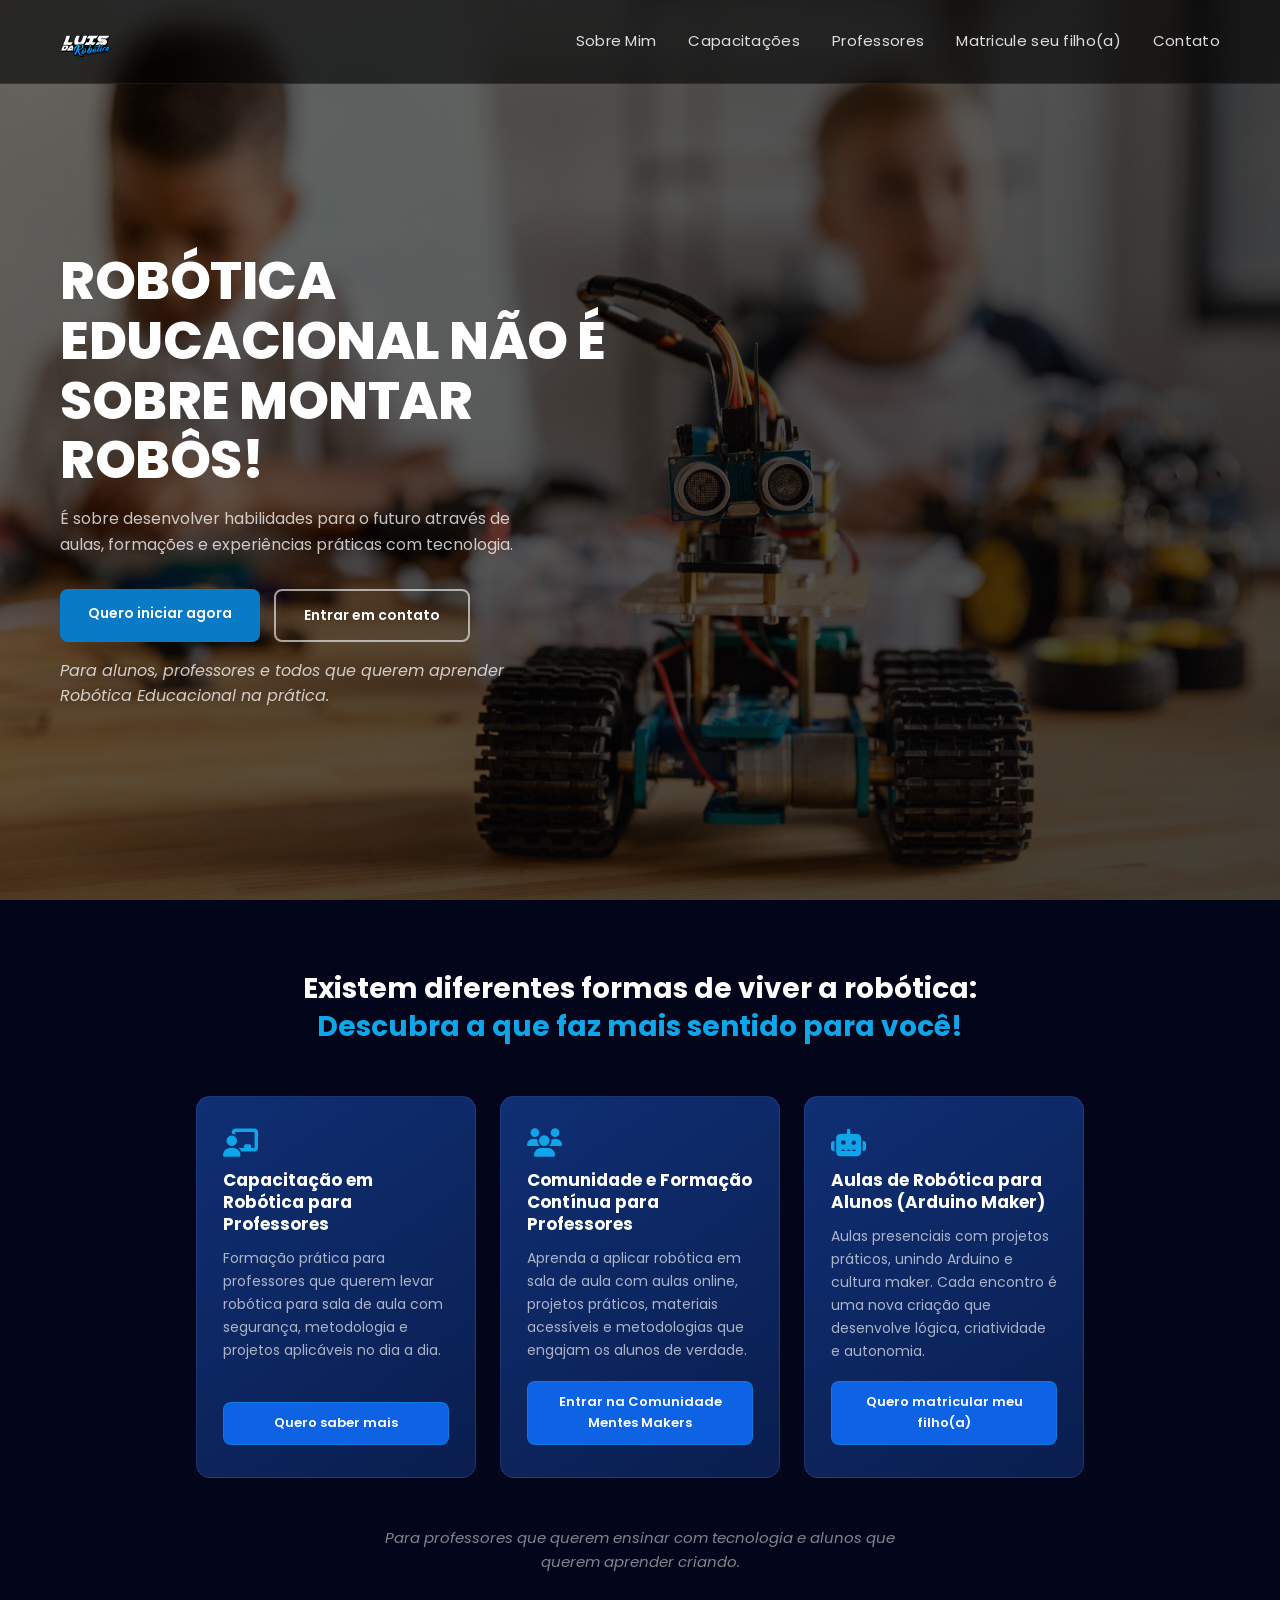
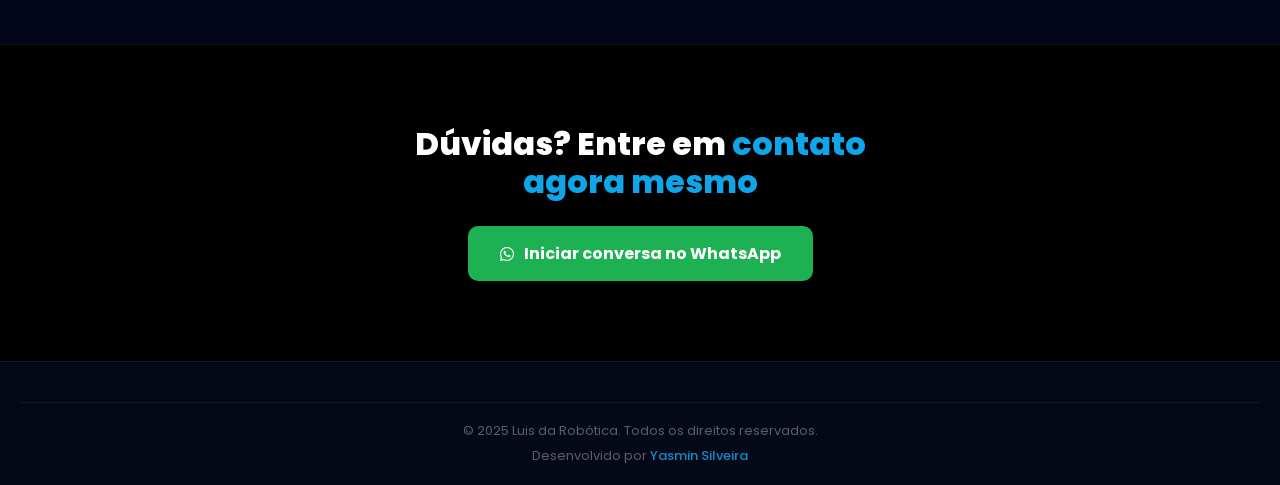
<file: index.html>
<!DOCTYPE html>
<html lang="pt-BR">
<head>
  <meta charset="UTF-8">
  <meta name="viewport" content="width=device-width, initial-scale=1.0">
  <title>Luis da Robótica</title>
   <link rel="icon" type="image/png" href="logotipo.png">
  <link rel="stylesheet" href="style.css">
  <link href="https://fonts.googleapis.com/css2?family=Poppins:wght@300;400;600;800&display=swap" rel="stylesheet">
  <link rel="stylesheet" href="https://cdnjs.cloudflare.com/ajax/libs/font-awesome/6.5.0/css/all.min.css">
  <style>

    /* =====================
       SUBTÍTULO HERO
    ===================== */
    .hero-sub {
      margin-top: 20px;
      color: rgba(255,255,255,0.55);
      font-size: 15px;
      max-width: 460px;
      line-height: 1.6;
      font-style: italic;
    }

    /* =====================
       TÍTULO SEÇÃO BLOCOS
    ===================== */
    .blocos-titulo {
      text-align: center;
      padding: 70px 60px 10px;
      background: #03051a;
    }

    .blocos-titulo h2 {
      font-size: 28px;
      font-weight: 700;
      line-height: 1.35;
      max-width: 700px;
      margin: 0 auto;
      color: white;
    }

    .blocos-titulo h2 span {
      color: #0EA5E9;
    }

    /* =====================
       CARDS / BLOCOS
    ===================== */
    .sobre-cards {
      display: flex;
      gap: 24px;
      padding: 40px 60px 20px;
      justify-content: center;
      flex-wrap: wrap;
      background: #03051a;
    }

    .card {
      background: linear-gradient(145deg, #0f2f74, #0a1e4e);
      padding: 32px 26px;
      border-radius: 14px;
      width: 280px;
      border: 1px solid rgba(125, 158, 250, 0.15);
      transition: transform 0.3s, border-color 0.3s, box-shadow 0.3s;
      display: flex;
      flex-direction: column;
      gap: 12px;
    }

    .card:hover {
      transform: translateY(-6px);
      border-color: rgba(14,165,233,0.5);
      box-shadow: 0 16px 40px rgba(14,165,233,0.15);
    }

    .card .card-icon {
      font-size: 28px;
      color: #0EA5E9;
    }

    .card h3 {
      font-size: 17px;
      font-weight: 700;
      line-height: 1.3;
      color: white;
    }

    .card p {
      color: rgba(255,255,255,0.65);
      font-size: 14px;
      line-height: 1.65;
      flex: 1;
    }

    .card-btn {
      display: inline-block;
      margin-top: 6px;
      padding: 10px 18px;
      background:  #0d63e4;
      border: 1px solid rgba(14,165,233,0.35);
      color: #ffffff;
      border-radius: 8px;
      font-size: 13px;
      font-weight: 600;
      text-decoration: none;
      transition: background 0.25s, color 0.25s, transform 0.2s;
      text-align: center;
    }

    .card-btn:hover {
      background: #0EA5E9;
      color:  #ffffff;
      transform: translateY(-1px);
    }

    /* =====================
       FRASE ABAIXO DOS BLOCOS
    ===================== */
    .blocos-frase {
      background: #03051a;
      text-align: center;
      padding: 28px 60px 70px;
    }

    .blocos-frase p {
      color: rgba(255,255,255,0.5);
      font-size: 15px;
      font-style: italic;
      max-width: 560px;
      margin: 0 auto;
      line-height: 1.6;
    }

    /* =====================
       CTA WHATSAPP FINAL
    ===================== */
    .cta-whatsapp {
      background: #000000;
      padding: 80px 60px;
      display: flex;
      flex-direction: column;
      align-items: center;
      text-align: center;
      gap: 24px;
      border-top: 1px solid rgba(255,255,255,0.06);
    }

    .cta-whatsapp h2 {
      font-size: 32px;
      font-weight: 800;
      line-height: 1.2;
      max-width: 500px;
    }

    .cta-whatsapp h2 span {
      color: #0EA5E9;
    }

    .btn-whatsapp-cta {
      display: inline-flex;
      align-items: center;
      gap: 10px;
      background: #1eb154;
      color: white;
      text-decoration: none;
      padding: 15px 32px;
      border-radius: 10px;
      font-size: 16px;
      font-weight: 700;
      transition: transform 0.25s, box-shadow 0.25s;
    }

    .btn-whatsapp-cta:hover {
      transform: translateY(-3px);
      box-shadow: 0 10px 30px rgba(37,211,102,0.4);
    }

    /* =====================
       FOOTER
    ===================== */
    .footer {
      background: #050816;
      padding: 0 20px;
      border-top: 1px solid rgba(255,255,255,0.06);
    }

    .footer-bottom {
      padding: 18px 20px;
      display: flex;
      flex-direction: column;
      align-items: center;
      gap: 4px;
      text-align: center;
    }

    .footer-bottom p {
      color: rgba(255,255,255,0.35);
      font-size: 13px;
      margin: 0;
    }

    .footer-bottom .dev-credit a {
      color: rgba(14,165,233,0.85);
      text-decoration: none;
      font-weight: 500;
      transition: color 0.25s;
    }

    .footer-bottom .dev-credit a:hover {
      color: #38BDF8;
      text-decoration: underline;
    }

    /* =====================
       RESPONSIVO
    ===================== */
    @media (max-width: 768px) {
      .blocos-titulo {
        padding: 50px 24px 10px;
      }

      .blocos-titulo h2 {
        font-size: 22px;
      }

      .sobre-cards {
        padding: 32px 20px 16px;
        flex-direction: column;
        align-items: center;
      }

      .card {
        width: 100%;
        max-width: 360px;
      }

      .blocos-frase {
        padding: 20px 24px 50px;
      }

      .cta-whatsapp {
        padding: 60px 24px;
      }

      .cta-whatsapp h2 {
        font-size: 24px;
      }
    }
  </style>
</head>
<body>

<!-- HEADER -->
<header>
  <div class="logo">
    <img src="logotipo.png" alt="Logo Luis da Robótica">
  </div>

  <nav id="menu">
    <a href="sobre.html">Sobre Mim</a>
    <a href="capacitacao.html">Capacitações</a>
    <a href="mentes.html">Professores</a>
    <a href="alunos.html">Matricule seu filho(a)</a>
    <a href="contato.html">Contato</a>
  </nav>

  <button class="menu-toggle" onclick="toggleMenu()" aria-label="Abrir menu">☰</button>
</header>

<!-- HERO -->
<section class="hero-main">
  <h1>ROBÓTICA EDUCACIONAL NÃO É SOBRE MONTAR ROBÔS!</h1>

  <p>
    É sobre desenvolver habilidades para o futuro através de aulas,
    formações e experiências práticas com tecnologia.
  </p>

  <div class="buttons">
    <a href="#secao-meio" class="btn">Quero iniciar agora</a>
    <a href="contato.html" class="btn btn-outline">Entrar em contato</a>
  </div>

  <p class="hero-sub">
    Para alunos, professores e todos que querem aprender Robótica Educacional na prática.
  </p>
</section>

<!-- TÍTULO SEÇÃO BLOCOS -->
<div class="blocos-titulo" id="secao-meio">
  <h2>Existem diferentes formas de viver a robótica: <span>Descubra a que faz mais sentido para você!</span></h2>
</div>

<!-- BLOCOS -->
<section class="sobre-cards">

  <!-- Bloco 1: Capacitação -->
  <div class="card">
    <i class="fas fa-chalkboard-teacher card-icon"></i>
    <h3>Capacitação em Robótica para Professores</h3>
    <p>Formação prática para professores que querem levar robótica para sala de aula com segurança, metodologia e projetos aplicáveis no dia a dia.</p>
    <a href="capacitacao.html" class="card-btn">Quero saber mais</a>
  </div>

  <!-- Bloco 2: Comunidade -->
  <div class="card">
    <i class="fas fa-users card-icon"></i>
    <h3>Comunidade e Formação Contínua para Professores</h3>
    <p>Aprenda a aplicar robótica em sala de aula com aulas online, projetos práticos, materiais acessíveis e metodologias que engajam os alunos de verdade.</p>
    <a href="mentes.html" class="card-btn">Entrar na Comunidade Mentes Makers</a>
  </div>

  <!-- Bloco 3: Alunos -->
  <div class="card">
    <i class="fas fa-robot card-icon"></i>
    <h3>Aulas de Robótica para Alunos (Arduino Maker)</h3>
    <p>Aulas presenciais com projetos práticos, unindo Arduino e cultura maker. Cada encontro é uma nova criação que desenvolve lógica, criatividade e autonomia.</p>
    <a href="https://wa.me/5551991377158" class="card-btn">Quero matricular meu filho(a)</a>
  </div>

</section>

<!-- FRASE ABAIXO DOS BLOCOS -->
<div class="blocos-frase">
  <p>Para professores que querem ensinar com tecnologia e alunos que querem aprender criando.</p>
</div>

<!-- CTA WHATSAPP -->
<section class="cta-whatsapp">
  <h2>Dúvidas? Entre em <span>contato agora mesmo</span></h2>
  <a href="https://wa.me/5551991377158" target="_blank" rel="noopener noreferrer" class="btn-whatsapp-cta">
    <i class="fab fa-whatsapp"></i>
    Iniciar conversa no WhatsApp
  </a>
</section>

<!-- FOOTER -->
<footer class="footer">
  <div class="footer-bottom">
    <p>© 2025 Luis da Robótica. Todos os direitos reservados.</p>
    <p class="dev-credit">
      Desenvolvido por <a href="https://www.linkedin.com/in/yasmin-silveira-2394731ba/" target="_blank" rel="noopener noreferrer">Yasmin Silveira</a>
    </p>
  </div>
</footer>

<script src="script.js"></script>
</body>
</html>
</file>
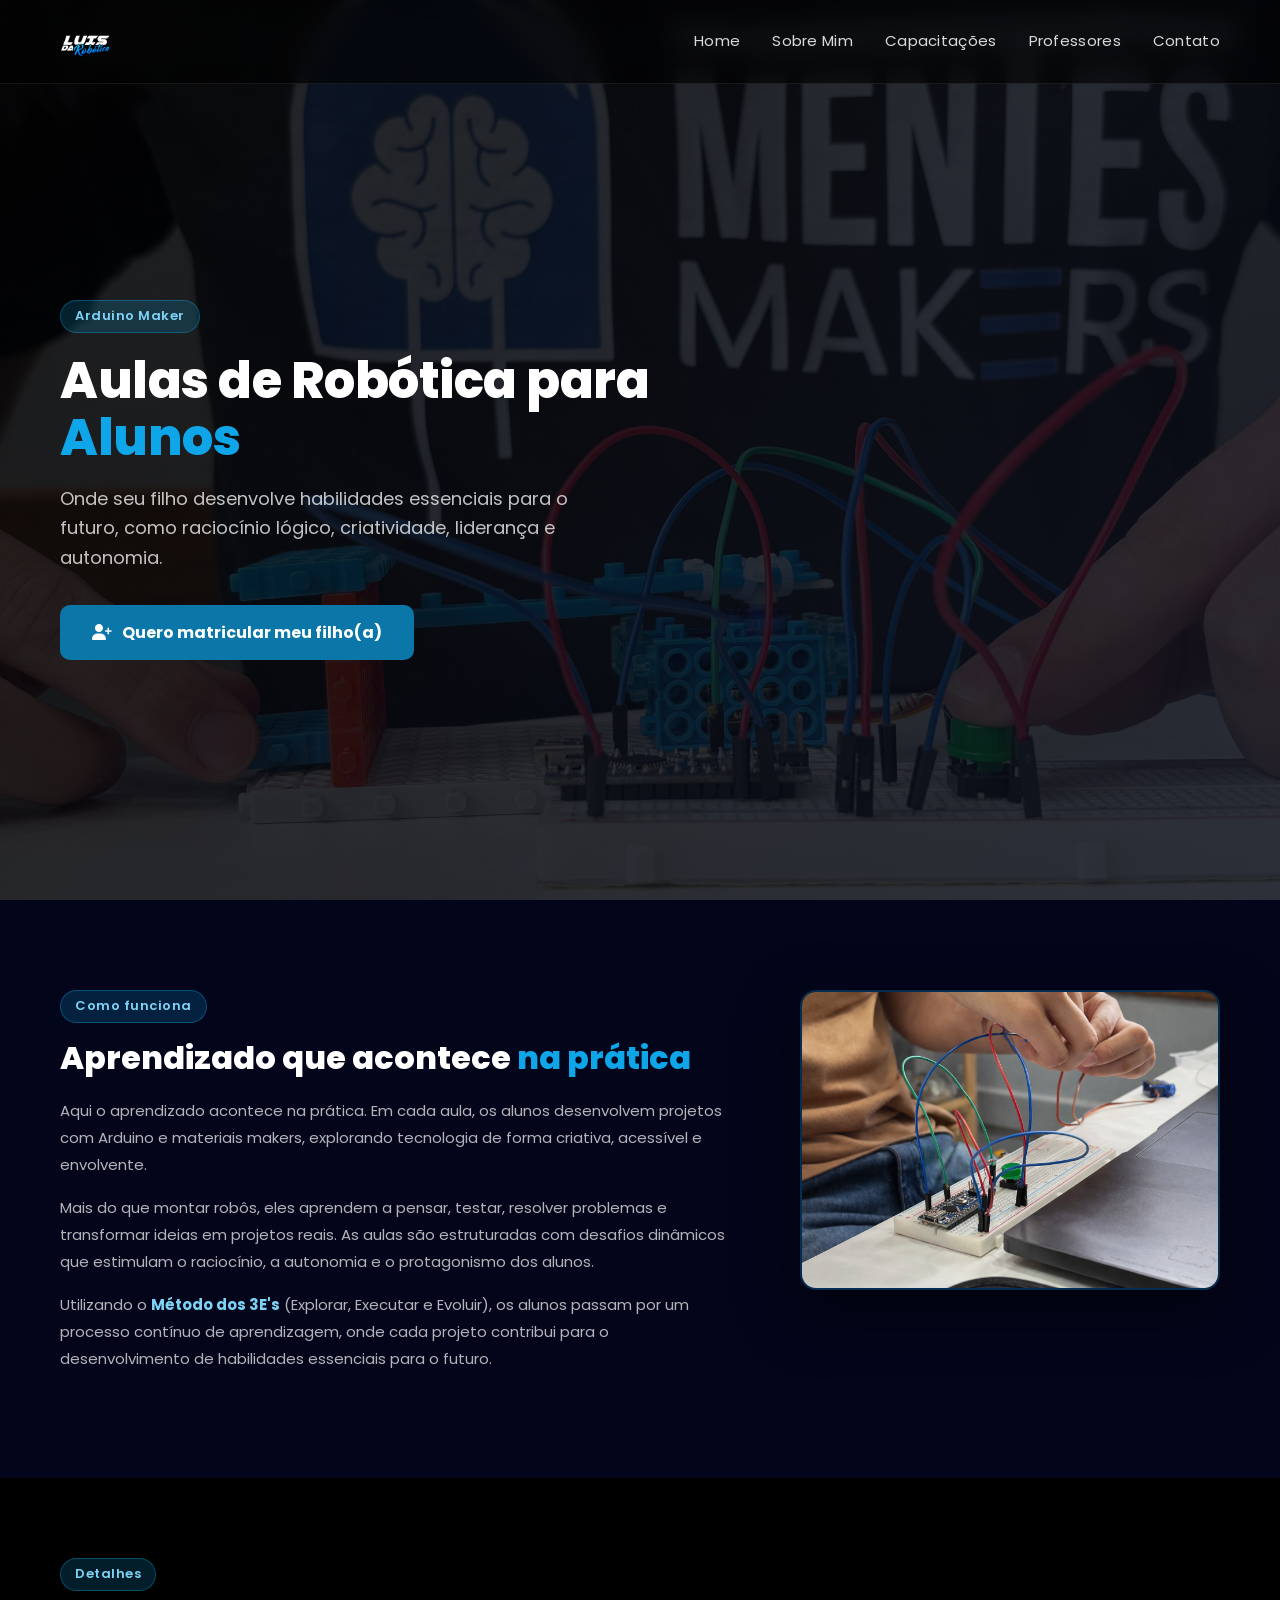
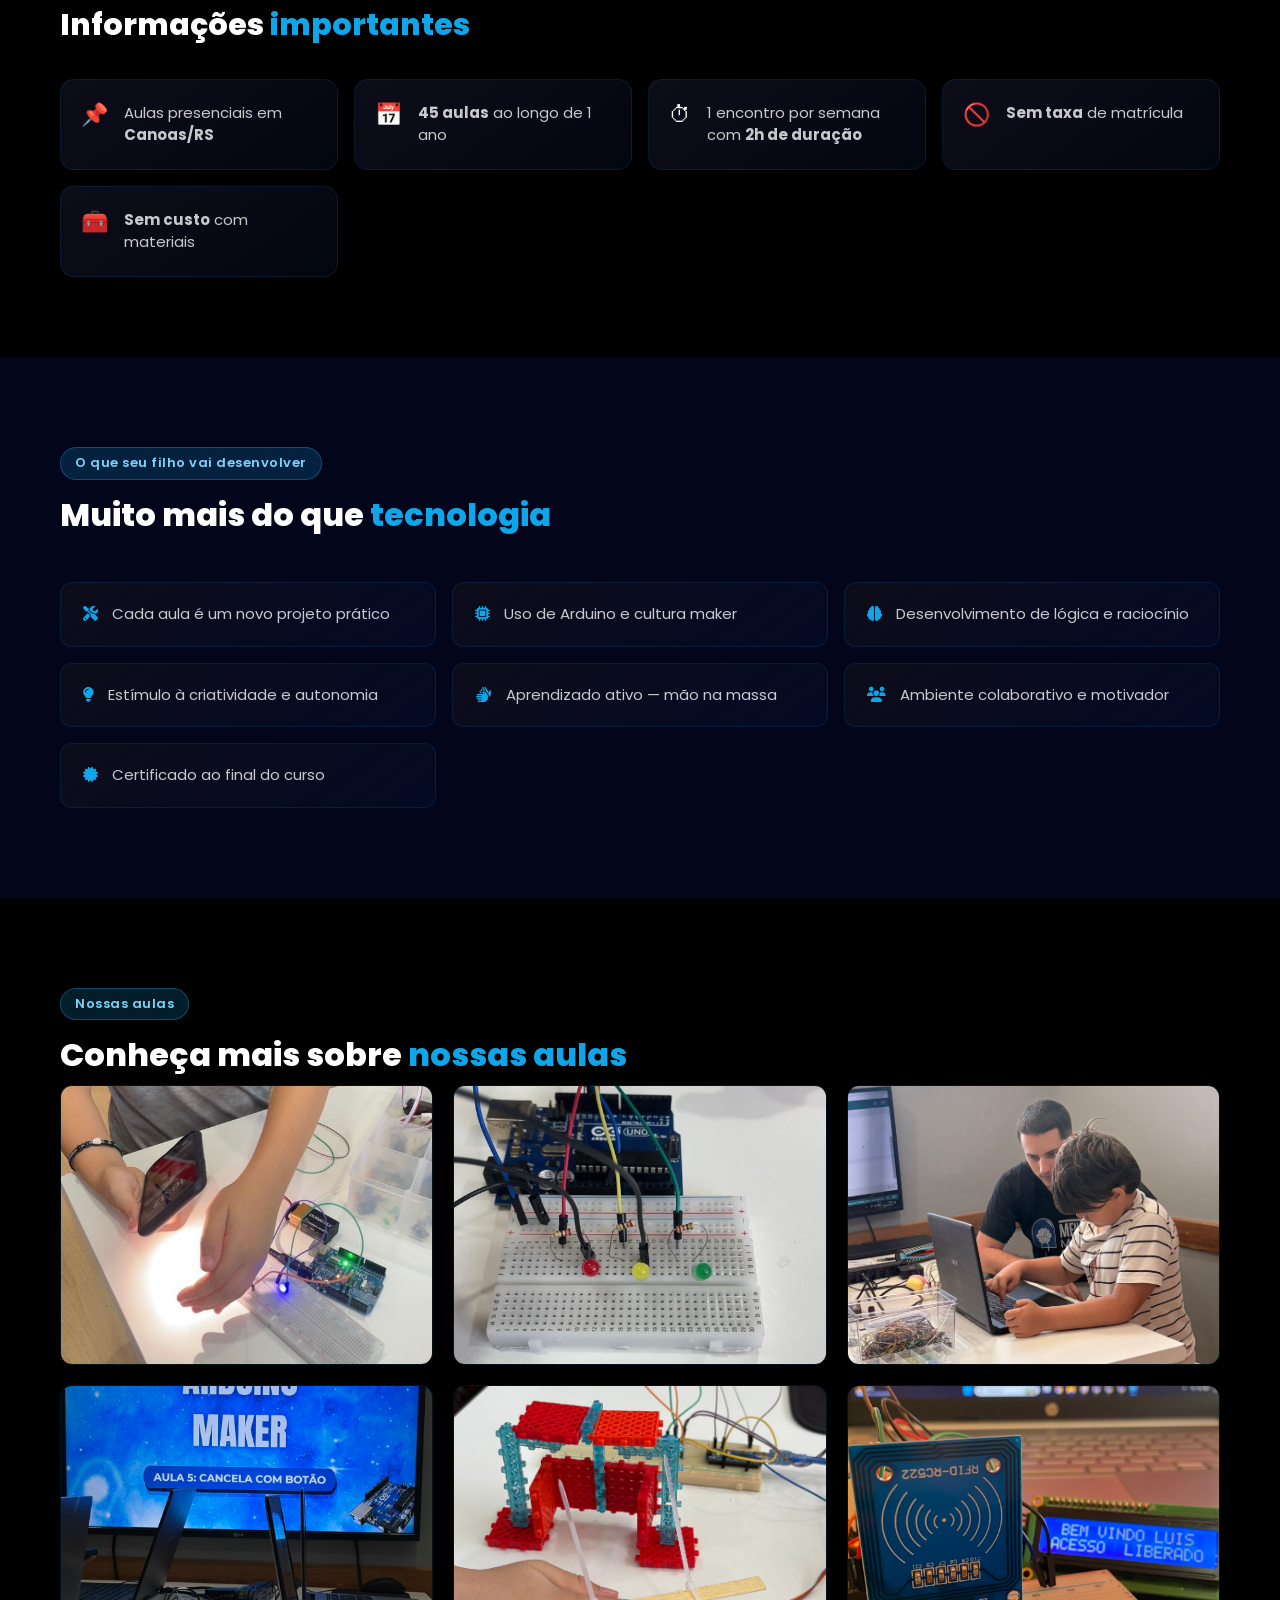
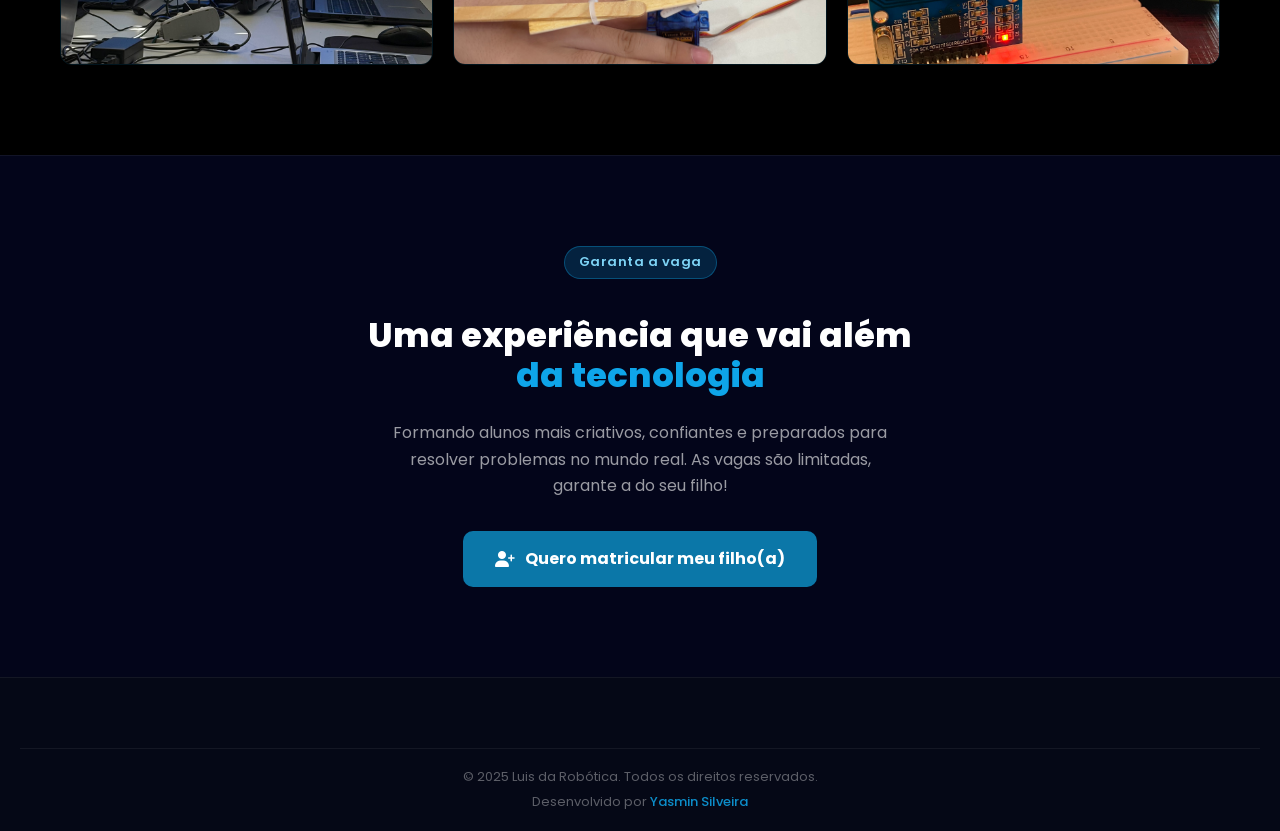
<file: alunos.html>
<!DOCTYPE html>
<html lang="pt-BR">
<head>
  <meta charset="UTF-8">
  <meta name="viewport" content="width=device-width, initial-scale=1.0">
  <title>Aulas de Robótica – Luis da Robótica</title>
  <link rel="icon" type="image/png" href="logotipo.png">
  <link rel="stylesheet" href="style.css">
  <link href="https://fonts.googleapis.com/css2?family=Poppins:wght@300;400;600;800&display=swap" rel="stylesheet">
  <link rel="stylesheet" href="https://cdnjs.cloudflare.com/ajax/libs/font-awesome/6.5.0/css/all.min.css">
  <style>

    .aluno-hero {
      min-height: 100vh;
      display: flex;
      flex-direction: column;
      justify-content: center;
      padding: 140px 60px 80px;
      background:
        linear-gradient(135deg, rgba(0,0,0,0.856) 0%, rgba(10,15,28,0.856) 100%),
        url('fundoprofes.jpeg') center/cover no-repeat;
    }

    .tag {
      display: inline-block;
      background: rgba(14,165,233,0.18);
      border: 1px solid rgba(14,165,233,0.35);
      color: #7DD3F5;
      font-size: 13px;
      font-weight: 600;
      padding: 5px 14px;
      border-radius: 30px;
      margin-bottom: 20px;
      letter-spacing: 0.5px;
      width: fit-content;
    }

    .aluno-hero h1 {
      font-size: 50px;
      font-weight: 800;
      max-width: 680px;
      line-height: 1.15;
      letter-spacing: -0.5px;
      margin-bottom: 16px;
    }

    .aluno-hero h1 span { color: #0EA5E9; }

    .aluno-hero .subtitulo {
      color: rgba(255,255,255,0.75);
      font-size: 18px;
      max-width: 540px;
      line-height: 1.65;
      margin-bottom: 32px;
    }

    .btn-matricula {
      display: inline-flex;
      align-items: center;
      gap: 10px;
      background: #0b77a8;
      color: white;
      text-decoration: none;
      padding: 15px 32px;
      border-radius: 10px;
      font-size: 16px;
      font-weight: 700;
      transition: background 0.25s, transform 0.25s, box-shadow 0.25s;
      width: fit-content;
    }

    .btn-matricula:hover {
      background: #38BDF8;
      transform: translateY(-3px);
      box-shadow: 0 10px 30px rgba(14,165,233,0.35);
    }

    .sobre-aulas {
      background: #03051a;
      padding: 90px 60px;
      display: flex;
      gap: 70px;
      align-items: flex-start;
    }

    .sobre-aulas-texto { flex: 1; }

    .section-label {
      display: inline-block;
      background: rgba(14,165,233,0.18);
      border: 1px solid rgba(14,165,233,0.35);
      color: #7DD3F5;
      font-size: 13px;
      font-weight: 600;
      padding: 5px 14px;
      border-radius: 30px;
      margin-bottom: 16px;
      letter-spacing: 0.5px;
    }

    .sobre-aulas-texto h2 {
      font-size: 32px;
      font-weight: 800;
      line-height: 1.2;
      margin-bottom: 20px;
    }

    .sobre-aulas-texto h2 span { color: #0EA5E9; }

    .sobre-aulas-texto p {
      color: rgba(255,255,255,0.7);
      font-size: 15px;
      line-height: 1.8;
      margin-bottom: 16px;
    }

    /* FOTO LATERAL — classe dedicada, sem conflito */
    .foto-lateral {
      flex-shrink: 0;
      width: 420px;
      height: 300px;
      object-fit: cover;
      border-radius: 16px;
      border: 2px solid rgba(14,165,233,0.25);
      box-shadow: 0 20px 60px rgba(0,0,0,0.5);
    }

    .info-section {
      background: #000000;
      padding: 80px 60px;
    }

    .info-section h2 {
      font-size: 30px;
      font-weight: 800;
      margin-bottom: 36px;
      line-height: 1.2;
    }

    .info-section h2 span { color: #0EA5E9; }

    .info-grid {
      display: grid;
      grid-template-columns: repeat(auto-fill, minmax(240px, 1fr));
      gap: 16px;
    }

    .info-item {
      display: flex;
      align-items: flex-start;
      gap: 16px;
      background: linear-gradient(145deg, #0d0d1a, rgba(10,30,78,0.2));
      border: 1px solid rgba(14,165,233,0.12);
      border-radius: 14px;
      padding: 22px 20px;
      transition: border-color 0.3s, box-shadow 0.3s;
    }

    .info-item:hover {
      border-color: rgba(14,165,233,0.35);
      box-shadow: 0 6px 24px rgba(14,165,233,0.08);
    }

    .info-item .info-emoji {
      font-size: 22px;
      flex-shrink: 0;
      line-height: 1;
      margin-top: 2px;
    }

    .info-item p {
      color: rgba(255,255,255,0.78);
      font-size: 15px;
      line-height: 1.5;
      margin: 0;
    }

    .beneficios-section {
      background: #03051a;
      padding: 90px 60px;
    }

    .beneficios-section h2 {
      font-size: 32px;
      font-weight: 800;
      margin-bottom: 48px;
      line-height: 1.2;
    }

    .beneficios-section h2 span { color: #0EA5E9; }

    .beneficios-grid {
      display: grid;
      grid-template-columns: repeat(auto-fill, minmax(280px, 1fr));
      gap: 16px;
    }

    .beneficio-item {
      display: flex;
      align-items: flex-start;
      gap: 14px;
      background: linear-gradient(145deg, #0d0d1a, rgba(10,30,78,0.2));
      border: 1px solid rgba(14,165,233,0.12);
      border-radius: 12px;
      padding: 20px 22px;
      transition: border-color 0.3s, box-shadow 0.3s;
    }

    .beneficio-item:hover {
      border-color: rgba(14,165,233,0.35);
      box-shadow: 0 6px 24px rgba(14,165,233,0.08);
    }

    .beneficio-item i {
      color: #0EA5E9;
      font-size: 15px;
      margin-top: 3px;
      flex-shrink: 0;
    }

    .beneficio-item p {
      color: rgba(255,255,255,0.78);
      font-size: 15px;
      line-height: 1.5;
      margin: 0;
    }

    .galeria-section {
      background: #000000;
      padding: 90px 60px;
    }

    .galeria-section h2 {
      font-size: 32px;
      font-weight: 800;
      margin-bottom: 10px;
      line-height: 1.2;
    }

    .galeria-section h2 span { color: #0EA5E9; }

    .galeria-grid {
      display: grid;
      grid-template-columns: repeat(3, 1fr);
      gap: 20px;
    }

    .galeria-item {
      border-radius: 12px;
      overflow: hidden;
      border: 1px solid rgba(14,165,233,0.12);
      transition: border-color 0.3s, transform 0.3s;
      aspect-ratio: 4/3;
    }

    .galeria-item:hover {
      border-color: rgba(14,165,233,0.4);
      transform: scale(1.02);
    }

    .galeria-item img {
      width: 100%;
      height: 100%;
      object-fit: cover;
      display: block;
    }

    .cta-final {
      background: #03051a;
      padding: 90px 60px;
      display: flex;
      flex-direction: column;
      align-items: center;
      text-align: center;
      gap: 16px;
      border-top: 1px solid rgba(255,255,255,0.06);
    }

    .cta-final h2 {
      font-size: 34px;
      font-weight: 800;
      max-width: 580px;
      line-height: 1.2;
      margin-bottom: 8px;
    }

    .cta-final h2 span { color: #0EA5E9; }

    .cta-final p {
      color: rgba(255,255,255,0.6);
      font-size: 16px;
      max-width: 500px;
      line-height: 1.65;
      margin-bottom: 16px;
    }

    .footer {
      background: #050816;
      padding: 30px 20px 0;
      border-top: 1px solid rgba(255,255,255,0.06);
    }

    .footer-bottom {
      padding: 18px 20px;
      display: flex;
      flex-direction: column;
      align-items: center;
      gap: 4px;
      text-align: center;
    }

    .footer-bottom p { color: rgba(255,255,255,0.35); font-size: 13px; margin: 0; }

    .footer-bottom .dev-credit a {
      color: rgba(14,165,233,0.85);
      text-decoration: none;
      font-weight: 500;
      transition: color 0.25s;
    }

    .footer-bottom .dev-credit a:hover { color: #38BDF8; text-decoration: underline; }

    @media (max-width: 900px) {
      .sobre-aulas { flex-direction: column; padding: 60px 24px; gap: 40px; }
      .foto-lateral { width: 100%; height: 260px; }
      .galeria-grid { grid-template-columns: repeat(2, 1fr); }
    }

    @media (max-width: 768px) {
      .aluno-hero { padding: 110px 24px 60px; }
      .aluno-hero h1 { font-size: 30px; }
      .aluno-hero .subtitulo { font-size: 15px; }
      .info-section { padding: 60px 24px; }
      .beneficios-section { padding: 60px 24px; }
      .galeria-section { padding: 60px 24px; }
      .galeria-grid { grid-template-columns: 1fr; }
      .cta-final { padding: 60px 24px; }
      .cta-final h2 { font-size: 26px; }
      .foto-lateral { width: 100%; height: 220px; }
    }
  </style>
</head>
<body>

<header>
  <div class="logo">
    <img src="logotipo.png" alt="Logo Luis da Robótica">
  </div>
  <nav id="menu">
    <a href="index.html">Home</a>
    <a href="sobre.html">Sobre Mim</a>
    <a href="capacitacao.html">Capacitações</a>
    <a href="mentes.html">Professores</a>
    <a href="contato.html">Contato</a>
  </nav>
  <button class="menu-toggle" onclick="toggleMenu()" aria-label="Abrir menu">☰</button>
</header>

<section class="aluno-hero">
  <span class="tag">Arduino Maker</span>
  <h1>Aulas de Robótica para <span>Alunos</span></h1>
  <p class="subtitulo">
   Onde seu filho desenvolve habilidades essenciais para o futuro, como raciocínio lógico, criatividade, liderança e autonomia.
  </p>
  <a href="contato.html" class="btn-matricula">
    <i class="fas fa-user-plus"></i>
    Quero matricular meu filho(a)
  </a>
</section>

<section class="sobre-aulas">
  <div class="sobre-aulas-texto">
    <span class="section-label">Como funciona</span>
    <h2>Aprendizado que acontece <span>na prática</span></h2>
    <p>Aqui o aprendizado acontece na prática. Em cada aula, os alunos desenvolvem projetos com Arduino e materiais makers, explorando tecnologia de forma criativa, acessível e envolvente.</p>
    <p>Mais do que montar robôs, eles aprendem a pensar, testar, resolver problemas e transformar ideias em projetos reais. As aulas são estruturadas com desafios dinâmicos que estimulam o raciocínio, a autonomia e o protagonismo dos alunos.</p>
    <p>Utilizando o <strong style="color: #7DD3F5;">Método dos 3E's</strong> (Explorar, Executar e Evoluir), os alunos passam por um processo contínuo de aprendizagem, onde cada projeto contribui para o desenvolvimento de habilidades essenciais para o futuro.</p>
  </div>
  <img src="aluno2.PNG" alt="Alunos em aula de robótica" class="foto-lateral">
</section>

<section class="info-section">
  <span class="section-label">Detalhes</span>
  <h2>Informações <span>importantes</span></h2>
  <div class="info-grid">
    <div class="info-item"><span class="info-emoji">📌</span><p>Aulas presenciais em <strong>Canoas/RS</strong></p></div>
    <div class="info-item"><span class="info-emoji">📅</span><p><strong>45 aulas</strong> ao longo de 1 ano</p></div>
    <div class="info-item"><span class="info-emoji">⏱</span><p>1 encontro por semana com <strong>2h de duração</strong></p></div>
    <div class="info-item"><span class="info-emoji">🚫</span><p><strong>Sem taxa</strong> de matrícula</p></div>
    <div class="info-item"><span class="info-emoji">🧰</span><p><strong>Sem custo</strong> com materiais</p></div>
  </div>
</section>

<section class="beneficios-section">
  <span class="section-label">O que seu filho vai desenvolver</span>
  <h2>Muito mais do que <span>tecnologia</span></h2>
  <div class="beneficios-grid">
    <div class="beneficio-item"><i class="fas fa-tools"></i><p>Cada aula é um novo projeto prático</p></div>
    <div class="beneficio-item"><i class="fas fa-microchip"></i><p>Uso de Arduino e cultura maker</p></div>
    <div class="beneficio-item"><i class="fas fa-brain"></i><p>Desenvolvimento de lógica e raciocínio</p></div>
    <div class="beneficio-item"><i class="fas fa-lightbulb"></i><p>Estímulo à criatividade e autonomia</p></div>
    <div class="beneficio-item"><i class="fas fa-hands"></i><p>Aprendizado ativo — mão na massa</p></div>
    <div class="beneficio-item"><i class="fas fa-users"></i><p>Ambiente colaborativo e motivador</p></div>
    <div class="beneficio-item"><i class="fas fa-certificate"></i><p>Certificado ao final do curso</p></div>
  </div>
</section>

<section class="galeria-section">
  <span class="section-label">Nossas aulas</span>
  <h2>Conheça mais sobre <span>nossas aulas</span></h2>
  <div class="galeria-grid">
    <div class="galeria-item"><img src="A7.jpg" alt="Aula de robótica"></div>
    <div class="galeria-item"><img src="A2.JPG" alt="Aula de robótica"></div>
    <div class="galeria-item"><img src="A8.jpeg" alt="Aula de robótica"></div>
    <div class="galeria-item"><img src="A4.jpeg" alt="Aula de robótica"></div>
    <div class="galeria-item"><img src="A5.jpeg" alt="Aula de robótica"></div>
    <div class="galeria-item"><img src="A6.jpeg" alt="Aula de robótica"></div>
  </div>
</section>

<section class="cta-final">
  <span class="tag">Garanta a vaga</span>
  <h2>Uma experiência que vai além <span>da tecnologia</span></h2>
  <p>Formando alunos mais criativos, confiantes e preparados para resolver problemas no mundo real. As vagas são limitadas, garante a do seu filho!</p>
  <a href="contato.html" class="btn-matricula">
    <i class="fas fa-user-plus"></i>
    Quero matricular meu filho(a)
  </a>
</section>

<footer class="footer">
  <div class="footer-bottom">
    <p>© 2025 Luis da Robótica. Todos os direitos reservados.</p>
    <p class="dev-credit">
      Desenvolvido por <a href="https://www.linkedin.com/in/yasmin-silveira-2394731ba/" target="_blank" rel="noopener noreferrer">Yasmin Silveira</a>
    </p>
  </div>
</footer>

<script src="script.js"></script>
</body>
</html>
</file>
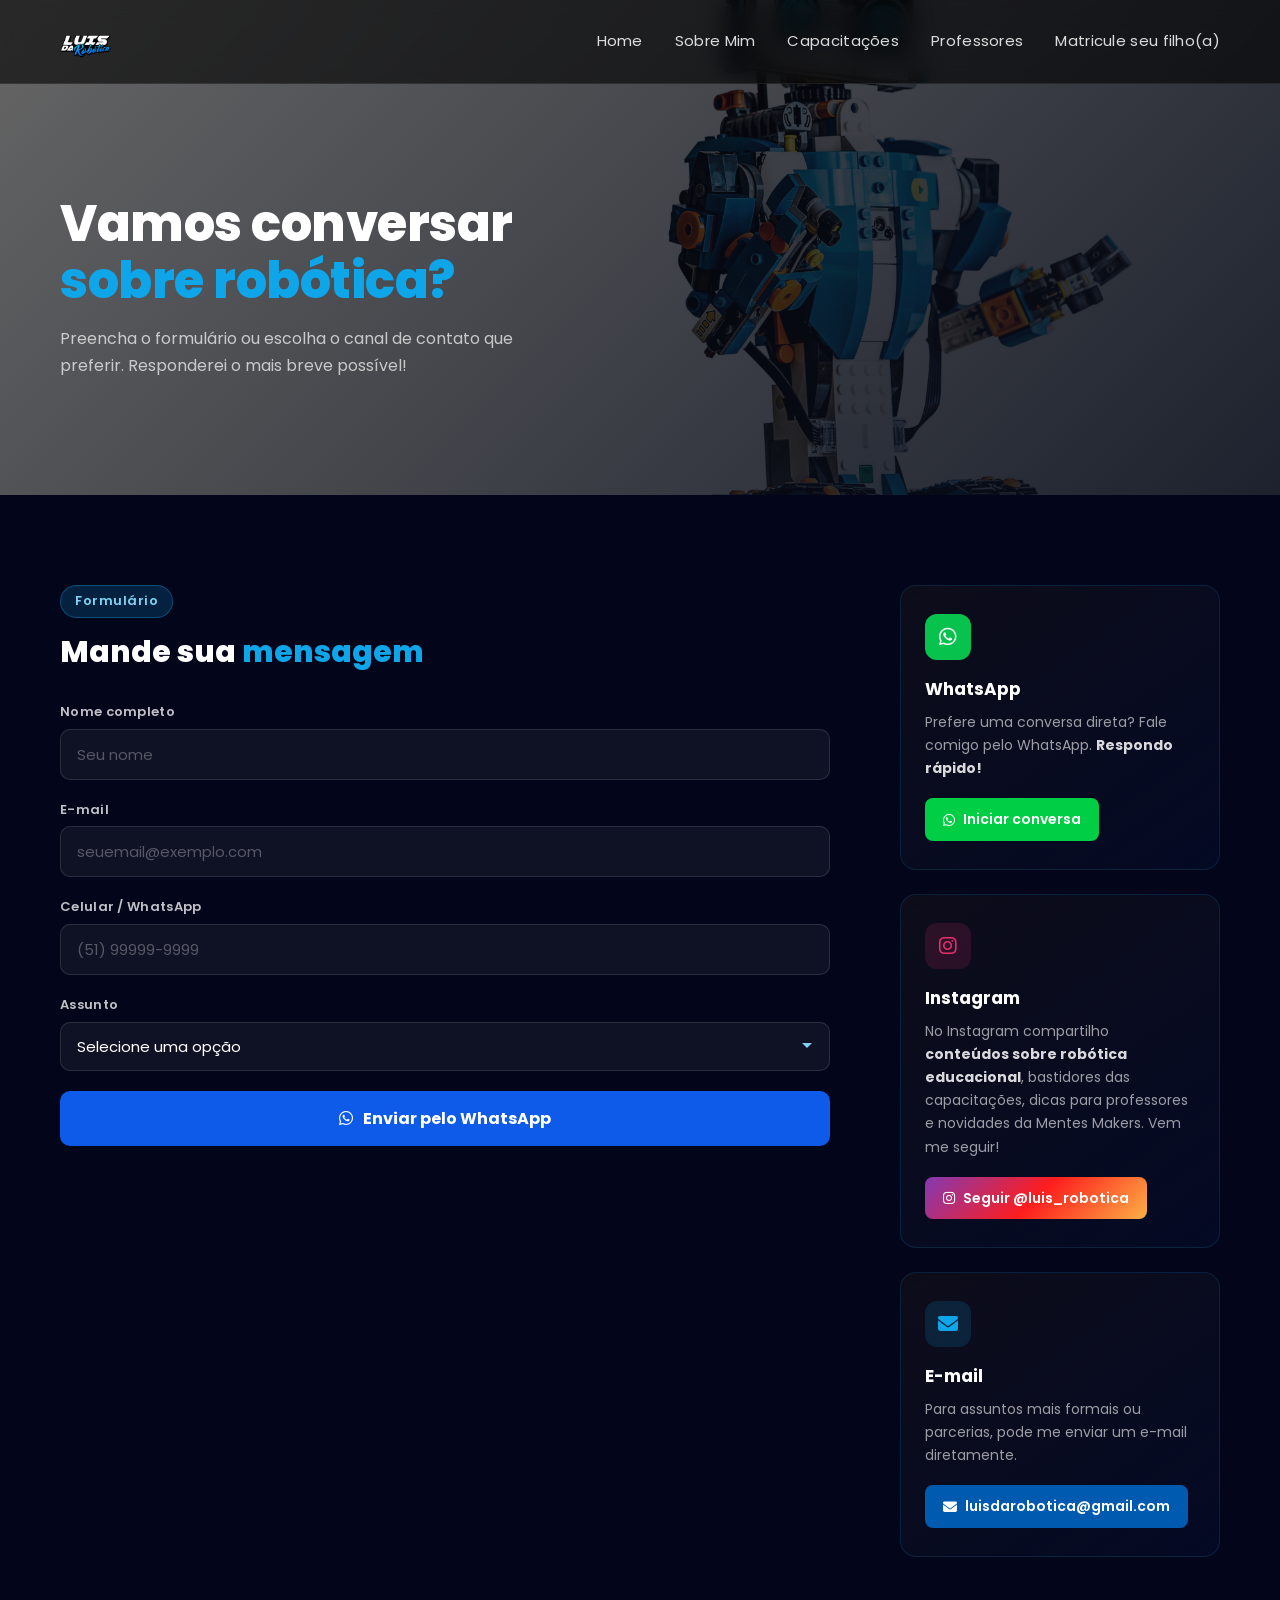
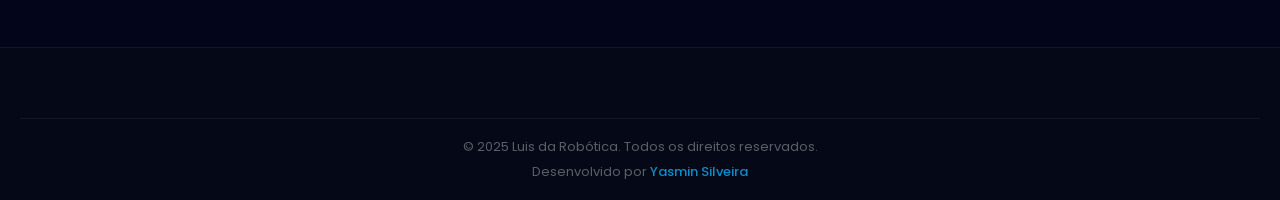
<file: contato.html>
<!DOCTYPE html>
<html lang="pt-BR">
<head>
  <meta charset="UTF-8">
  <meta name="viewport" content="width=device-width, initial-scale=1.0">
  <title>Contato – Luis da Robótica</title>
  <link rel="icon" type="image/png" href="logotipo.png">
  <link rel="stylesheet" href="style.css">
  <link href="https://fonts.googleapis.com/css2?family=Poppins:wght@300;400;600;800&display=swap" rel="stylesheet">
  <link rel="stylesheet" href="https://cdnjs.cloudflare.com/ajax/libs/font-awesome/6.5.0/css/all.min.css">
  <style>

    /* =====================
       HERO
    ===================== */
    .contato-hero {
      min-height: 55vh;
      display: flex;
      flex-direction: column;
      justify-content: center;
      padding: 140px 60px 60px;
      background:
        linear-gradient(135deg, rgba(0,0,0,0.6) 0%, rgba(10,15,28,0.92) 100%),
        url('contato.jpg') center/cover no-repeat;
    }

    .contato-hero .tag {
      display: inline-block;
      background: rgba(14, 165, 233, 0.18);
      border: 1px solid rgba(14, 165, 233, 0.35);
      color: #7DD3F5;
      font-size: 13px;
      font-weight: 600;
      padding: 5px 14px;
      border-radius: 30px;
      margin-bottom: 20px;
      letter-spacing: 0.5px;
    }

    .contato-hero h1 {
      font-size: 50px;
      font-weight: 800;
      max-width: 580px;
      line-height: 1.15;
      letter-spacing: -0.5px;
      margin-bottom: 14px;
    }

    .contato-hero h1 span {
      color: #0EA5E9;
    }

    .contato-hero p {
      color: rgba(255,255,255,0.7);
      font-size: 16px;
      max-width: 480px;
      line-height: 1.7;
    }

    /* =====================
       SEÇÃO PRINCIPAL
    ===================== */
    .contato-main {
      background: #03051a;
      padding: 90px 60px;
      display: flex;
      gap: 70px;
      align-items: flex-start;
    }

    /* =====================
       FORMULÁRIO
    ===================== */
    .form-wrapper {
      flex: 1;
    }

    .form-wrapper .section-label {
      display: inline-block;
      background: rgba(14, 165, 233, 0.18);
      border: 1px solid rgba(14, 165, 233, 0.35);
      color: #7DD3F5;
      font-size: 13px;
      font-weight: 600;
      padding: 5px 14px;
      border-radius: 30px;
      margin-bottom: 16px;
      letter-spacing: 0.5px;
    }

    .form-wrapper h2 {
      font-size: 30px;
      font-weight: 800;
      margin-bottom: 32px;
      line-height: 1.2;
    }

    .form-wrapper h2 span {
      color: #0EA5E9;
    }

    .form-group {
      display: flex;
      flex-direction: column;
      gap: 6px;
      margin-bottom: 20px;
    }

    .form-group label {
      font-size: 13px;
      font-weight: 600;
      color: rgba(255,255,255,0.75);
      letter-spacing: 0.3px;
    }

    .form-group input,
    .form-group select,
    .form-group textarea {
      background: rgba(255,255,255,0.05);
      border: 1px solid rgba(255,255,255,0.12);
      border-radius: 10px;
      padding: 13px 16px;
      color: white;
      font-family: 'Poppins', sans-serif;
      font-size: 15px;
      outline: none;
      transition: border-color 0.25s, background 0.25s;
      width: 100%;
      box-sizing: border-box;
    }

    .form-group input::placeholder,
    .form-group textarea::placeholder {
      color: rgba(255,255,255,0.3);
    }

    .form-group input:focus,
    .form-group select:focus,
    .form-group textarea:focus {
      border-color: rgba(14,165,233,0.6);
      background: rgba(14,165,233,0.06);
    }

    .form-group select {
      appearance: none;
      -webkit-appearance: none;
      background-image: url("data:image/svg+xml,%3Csvg xmlns='http://www.w3.org/2000/svg' width='12' height='12' viewBox='0 0 12 12'%3E%3Cpath fill='%237DD3F5' d='M6 8L1 3h10z'/%3E%3C/svg%3E");
      background-repeat: no-repeat;
      background-position: right 16px center;
      cursor: pointer;
    }

    .form-group select option {
      background: #0a1e4e;
      color: white;
    }

    .form-group textarea {
      resize: vertical;
      min-height: 110px;
    }

    /* campo "outras" oculto por padrão */
    #outras-texto {
      display: none;
      margin-top: 12px;
    }

    .btn-enviar {
      width: 100%;
      padding: 15px;
      background: #0e5be9;
      color: white;
      border: none;
      border-radius: 10px;
      font-family: 'Poppins', sans-serif;
      font-size: 16px;
      font-weight: 700;
      cursor: pointer;
      transition: background 0.25s, transform 0.2s;
      margin-top: 8px;
      display: flex;
      align-items: center;
      justify-content: center;
      gap: 10px;
    }

    .btn-enviar:hover {
      background: #38BDF8;
      transform: translateY(-2px);
    }

    /* =====================
       SIDEBAR DIREITA
    ===================== */
    .contato-sidebar {
      width: 320px;
      flex-shrink: 0;
      display: flex;
      flex-direction: column;
      gap: 24px;
    }

    .sidebar-card {
      background: linear-gradient(145deg, #0d0d1a, rgba(10,30,78,0.2));
      border: 1px solid rgba(14,165,233,0.15);
      border-radius: 16px;
      padding: 28px 24px;
      transition: border-color 0.3s, box-shadow 0.3s;
    }

    .sidebar-card:hover {
      border-color: rgba(14,165,233,0.35);
      box-shadow: 0 8px 30px rgba(14,165,233,0.08);
    }

    .sidebar-card .card-icon-wrap {
      width: 46px;
      height: 46px;
      border-radius: 12px;
      display: flex;
      align-items: center;
      justify-content: center;
      margin-bottom: 16px;
      font-size: 20px;
    }

    .icon-green { background: rgba(37,211,102,0.15); background: #07c24c;; }
    .icon-pink  { background: rgba(225,48,108,0.15); color: #E1306C; }
    .icon-blue  { background: rgba(14,165,233,0.15); color: #0EA5E9; }

    .sidebar-card h3 {
      font-size: 17px;
      font-weight: 700;
      margin-bottom: 8px;
    }

    .sidebar-card p {
      color: rgba(255,255,255,0.6);
      font-size: 14px;
      line-height: 1.65;
      margin-bottom: 18px;
    }

    .sidebar-card p strong {
      color: rgba(255,255,255,0.85);
    }

    .sidebar-btn {
      display: inline-flex;
      align-items: center;
      gap: 8px;
      text-decoration: none;
      padding: 10px 18px;
      border-radius: 8px;
      font-size: 14px;
      font-weight: 600;
      transition: transform 0.2s, box-shadow 0.2s;
    }

    .sidebar-btn:hover {
      transform: translateY(-2px);
    }

    .btn-whatsapp {
      background: #00ce45;
      color: white;
    }

    .btn-whatsapp:hover {
      box-shadow: 0 6px 20px rgba(37,211,102,0.35);
    }

    .btn-instagram {
      background: linear-gradient(135deg, #833ab4, #fd1d1d, #fcb045);
      color: white;
    }

    .btn-instagram:hover {
      box-shadow: 0 6px 20px rgba(225,48,108,0.3);
    }

    .btn-email {
      background: #005aaf;
      color: white;
    }

    .btn-email:hover {
      box-shadow: 0 6px 20px rgba(14,165,233,0.3);
    }

    /* =====================
       FOOTER
    ===================== */
    .footer {
      background: #050816;
      padding: 30px 20px 0;
      border-top: 1px solid rgba(255,255,255,0.06);
    }

    .footer-bottom {
      padding: 18px 20px;
      display: flex;
      flex-direction: column;
      align-items: center;
      gap: 4px;
      text-align: center;
    }

    .footer-bottom p {
      color: rgba(255,255,255,0.35);
      font-size: 13px;
      margin: 0;
    }

    .footer-bottom .dev-credit a {
      color: rgba(14, 165, 233, 0.85);
      text-decoration: none;
      font-weight: 500;
      transition: color 0.25s;
    }

    .footer-bottom .dev-credit a:hover {
      color: #38BDF8;
      text-decoration: underline;
    }

    /* =====================
       RESPONSIVO
    ===================== */
    @media (max-width: 900px) {
      .contato-main {
        flex-direction: column;
        padding: 60px 24px;
        gap: 40px;
      }

      .contato-sidebar {
        width: 100%;
        flex-direction: row;
        flex-wrap: wrap;
      }

      .sidebar-card {
        flex: 1;
        min-width: 220px;
      }
    }

    @media (max-width: 768px) {
      .contato-hero {
        padding: 110px 24px 50px;
      }

      .contato-hero h1 {
        font-size: 30px;
      }

      .contato-sidebar {
        flex-direction: column;
      }
    }
  </style>
</head>
<body>

<!-- HEADER -->
<header>
  <div class="logo">
    <img src="logotipo.png" alt="Logo Luis da Robótica">
  </div>

  <nav id="menu">
    <a href="index.html">Home</a>
    <a href="sobre.html">Sobre Mim</a>
    <a href="capacitacao.html">Capacitações</a>
    <a href="mentes.html">Professores</a>
    <a href="alunos.html">Matricule seu filho(a)</a>
  </nav>

  <button class="menu-toggle" onclick="toggleMenu()" aria-label="Abrir menu">☰</button>
</header>

<!-- HERO -->
<section class="contato-hero">
 
  <h1>Vamos conversar <span>sobre robótica?</span></h1>
  <p>Preencha o formulário ou escolha o canal de contato que preferir. Responderei o mais breve possível!</p>
</section>

<!-- MAIN -->
<section class="contato-main">

  <!-- FORMULÁRIO -->
  <div class="form-wrapper">
    <span class="section-label">Formulário</span>
    <h2>Mande sua <span>mensagem</span></h2>

    <div class="form-group">
      <label for="nome">Nome completo</label>
      <input type="text" id="nome" placeholder="Seu nome">
    </div>

    <div class="form-group">
      <label for="email">E-mail</label>
      <input type="email" id="email" placeholder="seuemail@exemplo.com">
    </div>

    <div class="form-group">
      <label for="celular">Celular / WhatsApp</label>
      <input type="tel" id="celular" placeholder="(51) 99999-9999">
    </div>

    <div class="form-group">
        
      <label for="assunto">Assunto</label>
      
      <select id="assunto" onchange="mostrarOutras()">
        
        <option value="" disabled selected>Selecione uma opção</option>
        <option value="capacitacao">Capacitação para professores</option>
        <option value="matricula">Desejo matricular o meu filho</option>
        <option value="outras">Outras</option>
      </select>
<!-- CAMPO IDADE — aparece ao selecionar matrícula -->
<div id="idade-wrapper" style="display:none; margin-top: 12px;">
  <label for="idade" style="font-size:13px; font-weight:600; color:rgba(255,255,255,0.75); display:block; margin-bottom:6px;">
    Idade do filho(a)
  </label>
  <select id="idade">
    <option value="" disabled selected>Selecione a idade</option>
    <option value="8 anos">8 anos</option>
    <option value="9 anos">9 anos</option>
    <option value="10 anos">10 anos</option>
    <option value="11 anos">11 anos</option>
    <option value="12 anos">12 anos</option>
    <option value="13 anos">13 anos</option>
    <option value="14 anos">14 anos</option>
    <option value="15 anos">15 anos</option>
    <option value="16 anos">16 anos</option>
    <option value="17 anos">17 anos</option>
    <option value="17+ anos">17+ anos</option>
  </select>
</div>

<textarea id="outras-texto" placeholder="Conte mais sobre o que você precisa..."></textarea>
      <textarea id="outras-texto" placeholder="Conte mais sobre o que você precisa..."></textarea>
    </div>

    <button class="btn-enviar" onclick="enviarWhatsApp()">
      <i class="fab fa-whatsapp"></i>
      Enviar pelo WhatsApp
    </button>
  </div>

  <!-- SIDEBAR -->
  <div class="contato-sidebar">

    <!-- WhatsApp -->
    <div class="sidebar-card">
      <div class="card-icon-wrap icon-green">
        <i class="fab fa-whatsapp"></i>
      </div>
      <h3>WhatsApp</h3>
      <p>Prefere uma conversa direta? Fale comigo pelo WhatsApp. <strong>Respondo rápido!</strong></p>
      <a href="https://wa.me/5551991377158" target="_blank" rel="noopener noreferrer" class="sidebar-btn btn-whatsapp">
        <i class="fab fa-whatsapp"></i>
        Iniciar conversa
      </a>
    </div>

    <!-- Instagram -->
    <div class="sidebar-card">
      <div class="card-icon-wrap icon-pink">
        <i class="fab fa-instagram"></i>
      </div>
      <h3>Instagram</h3>
      <p>No Instagram compartilho <strong>conteúdos sobre robótica educacional</strong>, bastidores das capacitações, dicas para professores e novidades da Mentes Makers. Vem me seguir!</p>
      <a href="https://www.instagram.com/luis_robotica?igsh=dTA1c2g1b3B3aTU5&utm_source=qr" target="_blank" rel="noopener noreferrer" class="sidebar-btn btn-instagram">
        <i class="fab fa-instagram"></i>
        Seguir @luis_robotica
      </a>
    </div>

    <!-- E-mail -->
    <div class="sidebar-card">
      <div class="card-icon-wrap icon-blue">
        <i class="fas fa-envelope"></i>
      </div>
      <h3>E-mail</h3>
      <p>Para assuntos mais formais ou parcerias, pode me enviar um e-mail diretamente.</p>
      <a href="mailto:luisdarobotica@gmail.com" class="sidebar-btn btn-email">
        <i class="fas fa-envelope"></i>
        luisdarobotica@gmail.com
      </a>
    </div>

  </div>
</section>

<!-- FOOTER -->
<footer class="footer">
  <div class="footer-bottom">
    <p>© 2025 Luis da Robótica. Todos os direitos reservados.</p>
    <p class="dev-credit">
      Desenvolvido por <a href="https://www.linkedin.com/in/yasmin-silveira-2394731ba/" target="_blank" rel="noopener noreferrer">Yasmin Silveira</a>
    </p>
  </div>
</footer>

<script src="script.js"></script>
<script>
function mostrarOutras() {
  const assunto = document.getElementById('assunto').value;
  const outrasTexto = document.getElementById('outras-texto');
  const idadeWrapper = document.getElementById('idade-wrapper');

  outrasTexto.style.display = assunto === 'outras' ? 'block' : 'none';
  idadeWrapper.style.display = assunto === 'matricula' ? 'block' : 'none';
}

function enviarWhatsApp() {
  const nome    = document.getElementById('nome').value.trim();
  const email   = document.getElementById('email').value.trim();
  const celular = document.getElementById('celular').value.trim();
  const assunto = document.getElementById('assunto').value;
  const outras  = document.getElementById('outras-texto').value.trim();
  const idade   = document.getElementById('idade') ? document.getElementById('idade').value : '';

  if (!nome || !email || !celular || !assunto) {
    alert('Por favor, preencha todos os campos antes de enviar.');
    return;
  }

  if (assunto === 'matricula' && !idade) {
    alert('Por favor, selecione a idade do seu filho(a).');
    return;
  }

  const assuntoTexto = {
    capacitacao: 'Capacitação para professores',
    matricula:   'Desejo matricular o meu filho',
    outras:      'Outras'
  }[assunto];

  let mensagem =
    `Olá, Luís! 👋\n\n` +
    `*Nome:* ${nome}\n` +
    `*E-mail:* ${email}\n` +
    `*Celular:* ${celular}\n` +
    `*Assunto:* ${assuntoTexto}`;

  if (assunto === 'matricula' && idade) {
    mensagem += `\n*Idade do filho(a):* ${idade}`;
  }

  if (assunto === 'outras' && outras) {
    mensagem += `\n*Mensagem:* ${outras}`;
  }

  const url = `https://wa.me/5551991377158?text=${encodeURIComponent(mensagem)}`;
  window.open(url, '_blank');
}
</script>
</body>
</html>
</file>
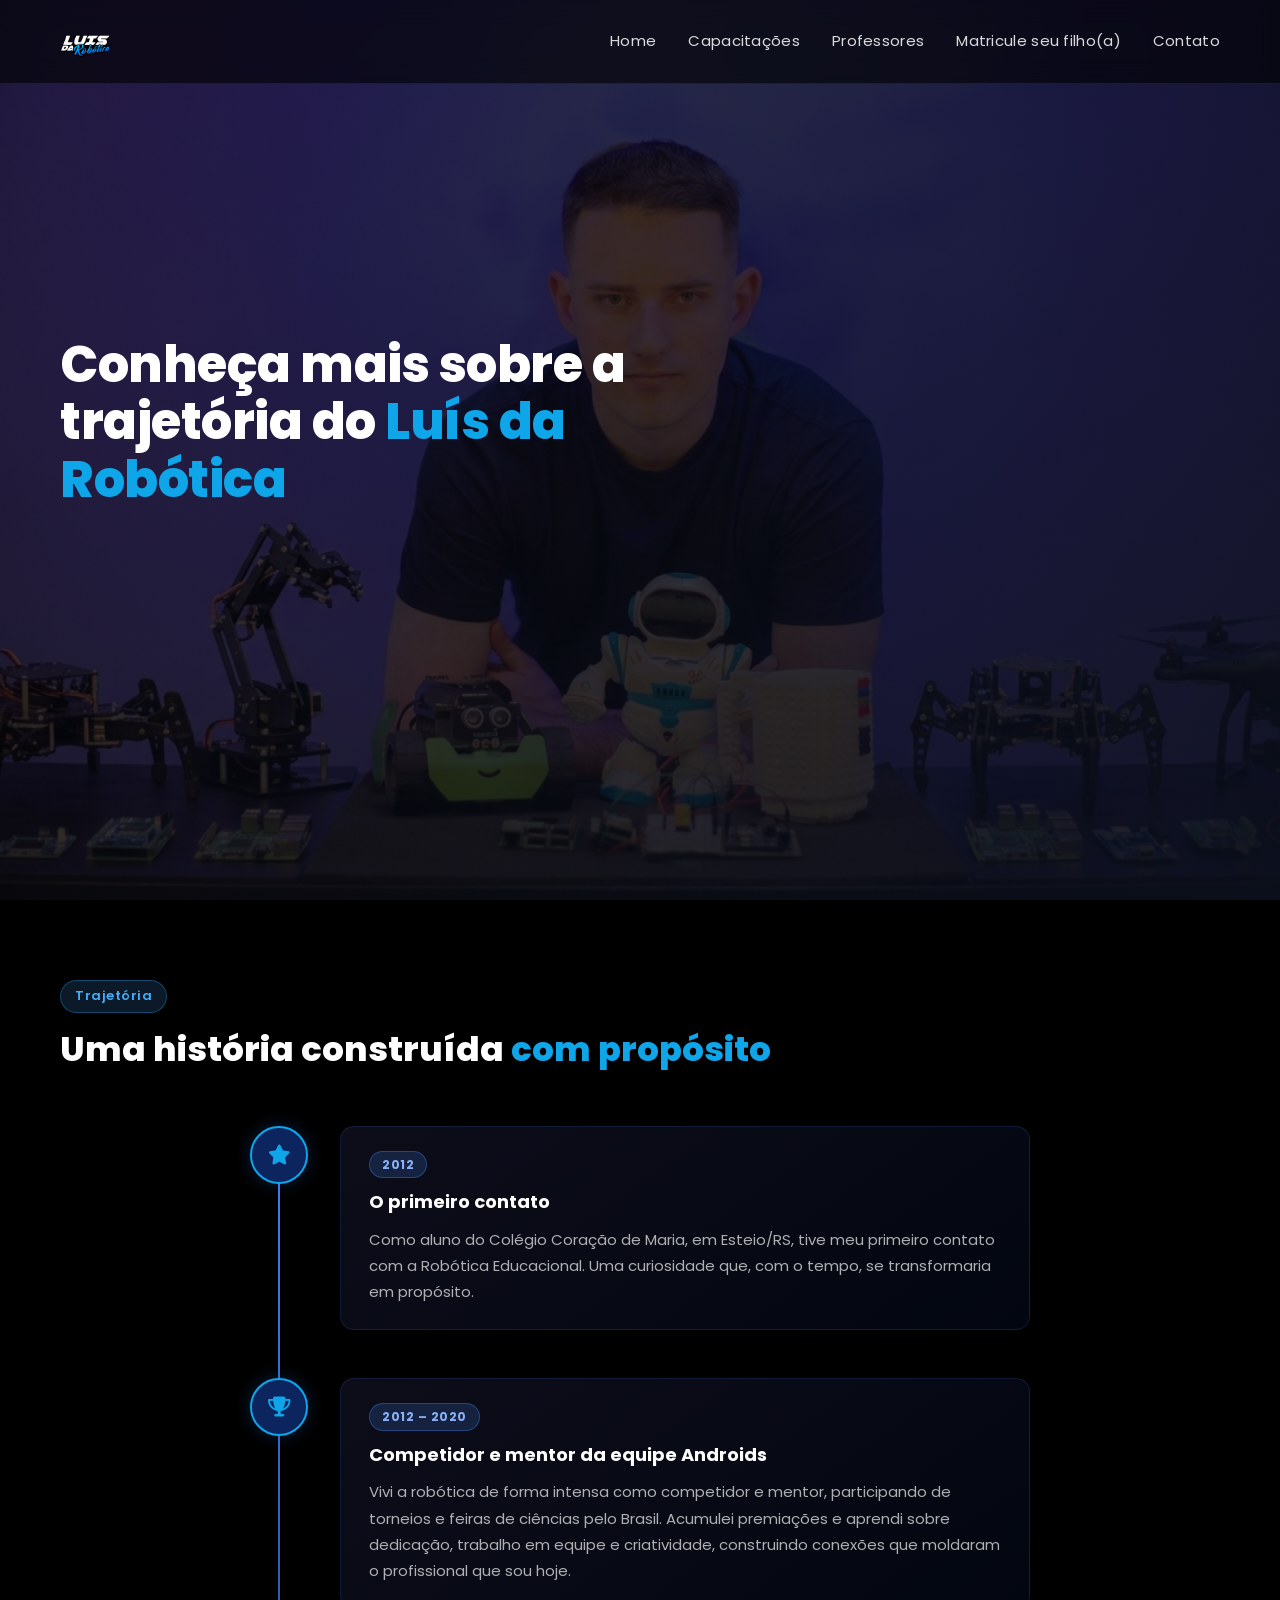
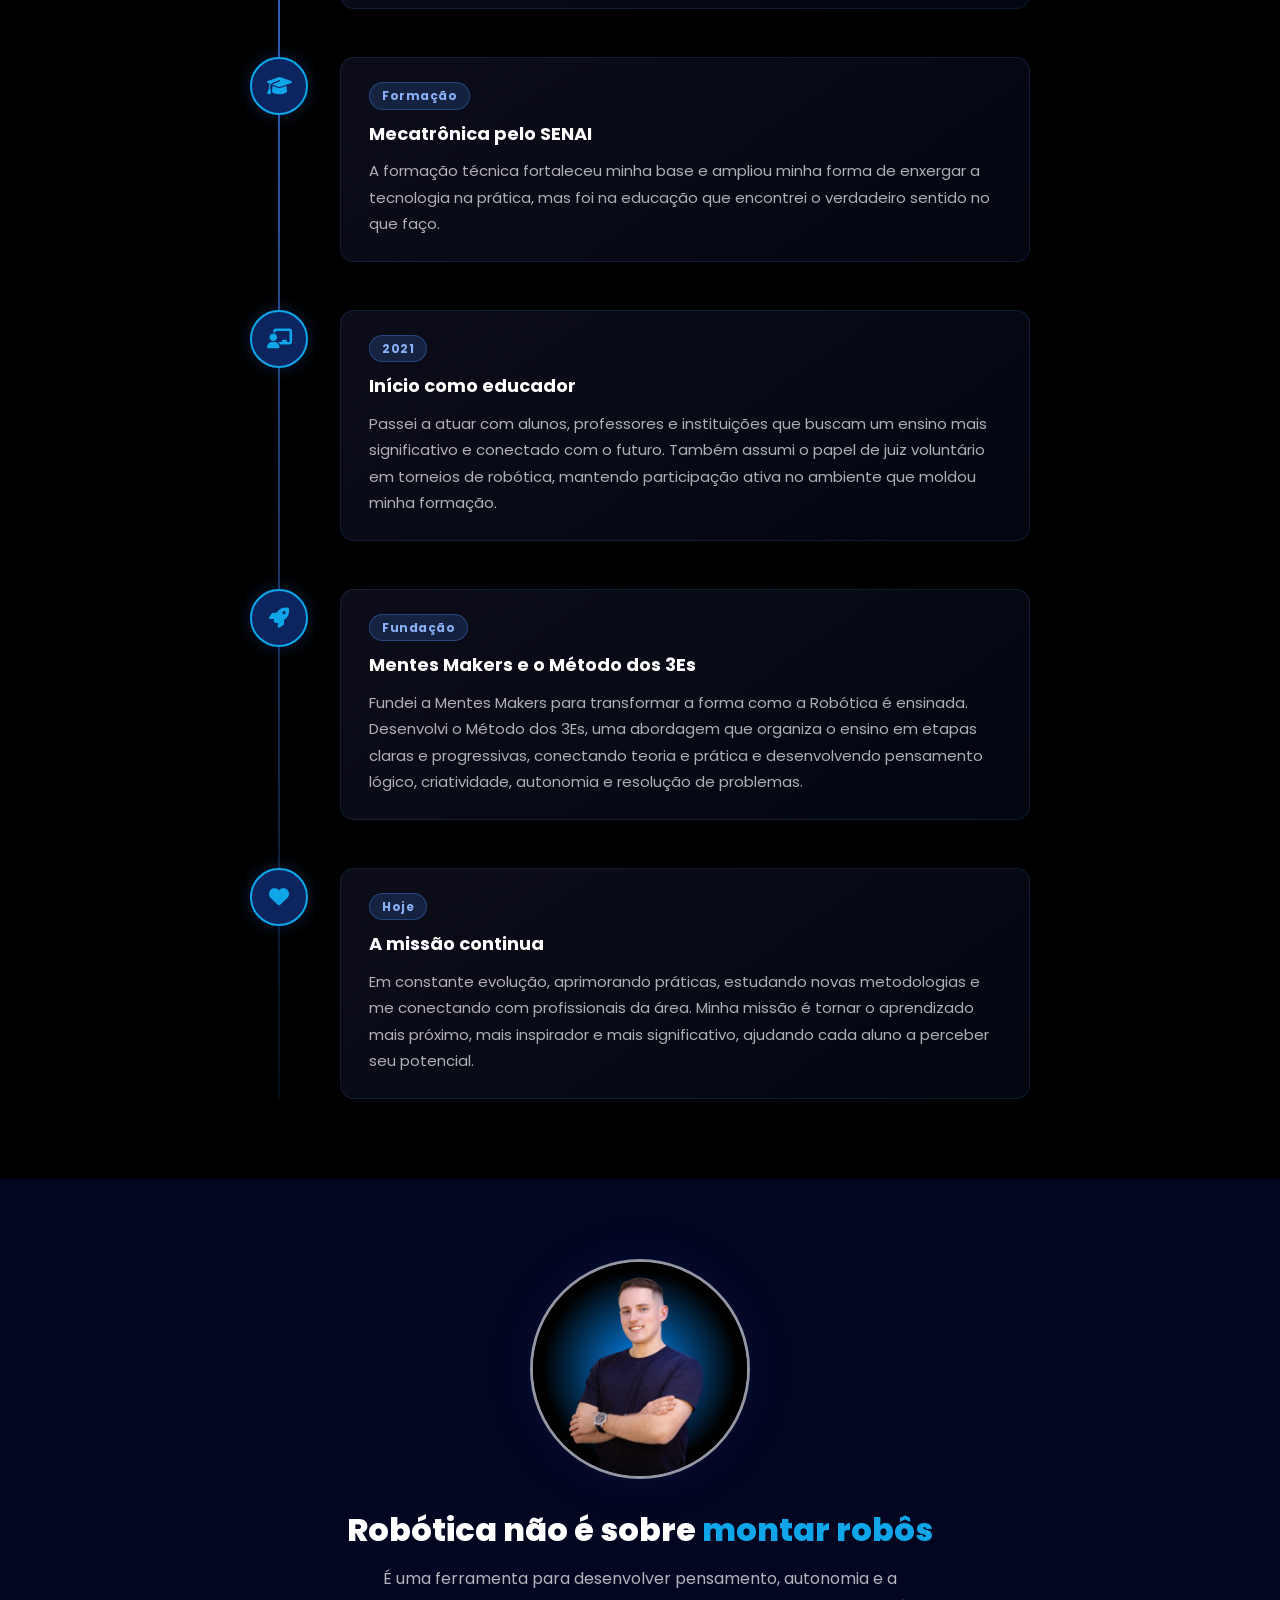
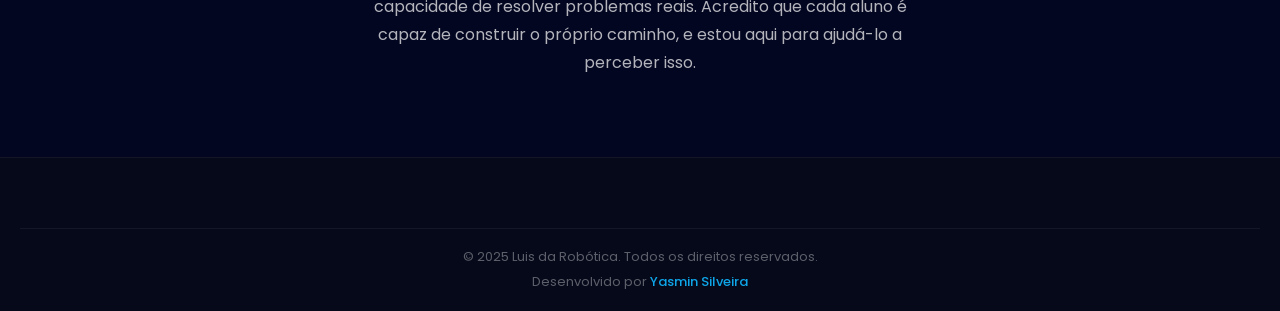
<file: sobre.html>
<!DOCTYPE html>
<html lang="pt-BR">
<head>
  <meta charset="UTF-8">
  <meta name="viewport" content="width=device-width, initial-scale=1.0">
  <title>Sobre Mim – Luis da Robótica</title>
  <link rel="icon" type="image/png" href="logotipo.png">
  <link rel="stylesheet" href="style.css">
  <link href="https://fonts.googleapis.com/css2?family=Poppins:wght@300;400;600;800&display=swap" rel="stylesheet">
  <link rel="stylesheet" href="https://cdnjs.cloudflare.com/ajax/libs/font-awesome/6.5.0/css/all.min.css">
  <style>
    /* =====================
       HERO SOBRE
    ===================== */
    .sobre-hero {
      min-height: 100vh;
      display: flex;
      flex-direction: column;
      justify-content: center;
      padding: 140px 60px 60px;
      background:
        linear-gradient(135deg, rgba(0,0,0,0.65) 0%, rgba(10,15,28,0.92) 100%),
        url('fundosobremim.png.PNG') center/cover no-repeat;
      gap: 60px;
    }

   

    .sobre-hero-texto .tag {
    display: inline-block;
      background: rgba(14, 164, 233, 0.411);
      border: 1px solid rgba(14, 165, 233, 0.35);
      color: #7DD3F5;
      font-size: 13px;
      font-weight: 600;
      padding: 5px 14px;
      border-radius: 30px;
      margin-bottom: 20px;
      letter-spacing: 0.5px;
    }

    .sobre-hero-texto h1 {
      font-size: 50px;
      font-weight: 800;
      max-width: 580px;
      line-height: 1.15;
      letter-spacing: -0.5px;
      margin-bottom: 14px;
    }

    .sobre-hero-texto h1 span {
      color: #0EA5E9;
    }

    .sobre-hero-texto p {
      color: rgba(255,255,255,0.7);
      font-size: 16px;
      max-width: 480px;
      line-height: 1.7;
    }

    /* =====================
       CARDS
    ===================== */
    .sobre-cards {
      display: flex;
      gap: 24px;
      padding: 70px 60px;
      justify-content: center;
      flex-wrap: wrap;
      background: #03051a;
    }

    .card {
      background: linear-gradient(145deg, #0f2f74, #103281);
      padding: 28px 24px;
      border-radius: 14px;
      width: 270px;
      border: 1px solid rgba(125, 158, 250, 0.15);
      transition: transform 0.3s, border-color 0.3s, box-shadow 0.3s;
    }

    .card:hover {
      transform: translateY(-6px);
      border-color: rgba(125, 158, 250, 0.5);
      box-shadow: 0 16px 40px rgba(15, 47, 116, 0.45);
    }

    .card .card-icon {
      font-size: 28px;
      margin-bottom: 14px;
      display: block;
      color: #4254f5;
    }

    .card h3 {
      font-size: 17px;
      font-weight: 600;
      margin-bottom: 10px;
    }

    .card p {
      color: rgba(255,255,255,0.65);
      font-size: 14px;
      line-height: 1.6;
    }

    /* =====================
       LINHA DO TEMPO
    ===================== */
    .timeline-section {
      background: #000000;
      padding: 80px 60px;
    }

    .timeline-section .section-label {
      display: inline-block;
      background:rgba(67, 146, 236, 0.171);
      border: 1px solid rgba(32, 163, 238, 0.35);
      color: #40aef8;
      font-size: 13px;
      font-weight: 600;
      padding: 5px 14px;
      border-radius: 30px;
      margin-bottom: 16px;
      letter-spacing: 0.5px;
    }

    .timeline-section h2 {
      font-size: 34px;
      font-weight: 800;
      margin-bottom: 56px;
      line-height: 1.2;
    }

    .timeline-section h2 span {
      color: #0EA5E9;
    }

    .timeline {
      position: relative;
      max-width: 780px;
      margin: 0 auto;
    }

    .timeline::before {
      content: '';
      position: absolute;
      left: 28px;
      top: 0;
      bottom: 0;
      width: 2px;
      background: linear-gradient(to bottom, #4281f5, rgba(66, 138, 245, 0.1));
      border-radius: 2px;
    }

    .timeline-item {
      display: flex;
      gap: 32px;
      margin-bottom: 48px;
      position: relative;
    }

    .timeline-item:last-child {
      margin-bottom: 0;
    }

    .timeline-dot {
      flex-shrink: 0;
      width: 58px;
      height: 58px;
      border-radius: 50%;
      background: #0c255f;
      border: 2px solid #0EA5E9;
      display: flex;
      align-items: center;
      justify-content: center;
      position: relative;
      z-index: 1;
      box-shadow: 0 0 16px rgba(35, 106, 212, 0.3);
    }

    .timeline-dot i {
      color: #0EA5E9;
      font-size: 20px;
    }

    .timeline-body {
      background: linear-gradient(145deg, #0d0d1a, rgba(10,30,78,0.2));
      border: 1px solid rgba(66, 138, 245, 0.15);
      border-radius: 14px;
      padding: 24px 28px;
      flex: 1;
      transition: border-color 0.3s, box-shadow 0.3s;
    }

    .timeline-body:hover {
      border-color: rgba(66, 138, 245, 0.4);
      box-shadow: 0 8px 32px rgba(52, 125, 235, 0.12);
    }

    .timeline-year {
      display: inline-block;
      font-size: 12px;
      font-weight: 700;
       background:rgba(66, 138, 245, 0.18);
      border: 1px solid rgba(66, 138, 245, 0.35);
      color: #8ab0f7;
      padding: 3px 12px;
      border-radius: 20px;
      margin-bottom: 10px;
      letter-spacing: 0.5px;
    }

    .timeline-body h3 {
      font-size: 18px;
      font-weight: 700;
      margin-bottom: 10px;
      color: white;
    }

    .timeline-body p {
      color: rgba(255,255,255,0.68);
      font-size: 15px;
      line-height: 1.75;
    }

    /* =====================
       APRESENTAÇÃO (MISSÃO)
    ===================== */
    .sobre-apresentacao {
      display: flex;
      flex-direction: column;
      align-items: center;
      text-align: center;
      gap: 32px;
      padding: 80px 60px;
      background: #030620;
    }

    .sobre-apresentacao-foto {
      width: 220px;
      height: 220px;
      object-fit: cover;
      object-position: top;
      border-radius: 50%;
      border: 3px solid #ffffff93;
      box-shadow: 0 0 40px rgba(19, 50, 151, 0.2);
    }

    .sobre-apresentacao-texto h2 {
      font-size: 32px;
      font-weight: 800;
      margin-bottom: 16px;
      line-height: 1.2;
    }

    .sobre-apresentacao-texto h2 span {
      color: #0EA5E9;
    }

    .sobre-apresentacao-texto p {
      color: rgba(255,255,255,0.7);
      font-size: 16px;
      line-height: 1.75;
      max-width: 560px;
      margin: 0 auto;
    }

    /* =====================
       FOOTER
    ===================== */
    .footer {
      background: #06091a;
      padding: 30px 20px 0;
      border-top: 1px solid rgba(255,255,255,0.06);
    }

    .footer-bottom {
      padding: 18px 20px;
      display: flex;
      flex-direction: column;
      align-items: center;
      gap: 4px;
      text-align: center;
    }

    .footer-bottom p {
      color: rgba(255,255,255,0.35);
      font-size: 13px;
      margin: 0;
    }

    .footer-bottom .dev-credit a {
      color: #0EA5E9;
      text-decoration: none;
      font-weight: 500;
      transition: color 0.25s;
    }

    .footer-bottom .dev-credit a:hover {
      color: #6d8df7;
      text-decoration: underline;
    }

    /* =====================
       RESPONSIVO
    ===================== */
    @media (max-width: 768px) {
      .sobre-hero {
        flex-direction: column;
        padding: 110px 24px 60px;
        text-align: center;
        gap: 32px;
      }

      .sobre-hero-foto {
        width: 220px;
        height: 260px;
      }

      .sobre-hero-texto h1 {
        font-size: 28px;
      }

      .sobre-cards {
        padding: 50px 20px;
      }

      .timeline-section {
        padding: 60px 20px;
      }

      .timeline-section h2 {
        font-size: 26px;
        margin-bottom: 40px;
      }

      .timeline::before {
        left: 22px;
      }

      .timeline-dot {
        width: 46px;
        height: 46px;
      }

      .timeline-dot i {
        font-size: 16px;
      }

      .timeline-body {
        padding: 18px 20px;
      }

      .timeline-body h3 {
        font-size: 16px;
      }

      .sobre-apresentacao {
        padding: 60px 24px;
      }

      .sobre-apresentacao-foto {
        width: 160px;
        height: 160px;
      }

      .sobre-apresentacao-texto h2 {
        font-size: 24px;
      }
    }
  </style>
</head>
<body>

<!-- HEADER -->
<header>
  <div class="logo">
    <img src="logotipo.png" alt="Logo Luis da Robótica">
  </div>

  <nav id="menu">
    <a href="index.html">Home</a>
    <a href="capacitacao.html">Capacitações</a>
    <a href="mentes.html">Professores</a>
    <a href="alunos.html">Matricule seu filho(a)</a>
    <a href="contato.html">Contato</a>
  </nav>

  <button class="menu-toggle" onclick="toggleMenu()" aria-label="Abrir menu">☰</button>
</header>

<!-- HERO -->
<section class="sobre-hero">


  <div class="sobre-hero-texto">
  
    <h1>Conheça mais sobre a trajetória do<span> Luís da Robótica</span></h1>
 
  </div>
    
  <h1></h1>
 <p></p>
</section>



<!-- LINHA DO TEMPO -->
<section class="timeline-section">
  <span class="section-label">Trajetória</span>
  <h2>Uma história construída <span>com propósito</span></h2>

  <div class="timeline">

    <div class="timeline-item">
      <div class="timeline-dot"><i class="fas fa-star"></i></div>
      <div class="timeline-body">
        <span class="timeline-year">2012</span>
        <h3>O primeiro contato</h3>
        <p>Como aluno do Colégio Coração de Maria, em Esteio/RS, tive meu primeiro contato com a Robótica Educacional. Uma curiosidade que, com o tempo, se transformaria em propósito.</p>
      </div>
    </div>

    <div class="timeline-item">
      <div class="timeline-dot"><i class="fas fa-trophy"></i></div>
      <div class="timeline-body">
        <span class="timeline-year">2012 – 2020</span>
        <h3>Competidor e mentor da equipe Androids</h3>
        <p>Vivi a robótica de forma intensa como competidor e mentor, participando de torneios e feiras de ciências pelo Brasil. Acumulei premiações e aprendi sobre dedicação, trabalho em equipe e criatividade, construindo conexões que moldaram o profissional que sou hoje.</p>
      </div>
    </div>

    <div class="timeline-item">
      <div class="timeline-dot"><i class="fas fa-graduation-cap"></i></div>
      <div class="timeline-body">
        <span class="timeline-year">Formação</span>
        <h3>Mecatrônica pelo SENAI</h3>
        <p>A formação técnica fortaleceu minha base e ampliou minha forma de enxergar a tecnologia na prática, mas foi na educação que encontrei o verdadeiro sentido no que faço.</p>
      </div>
    </div>

    <div class="timeline-item">
      <div class="timeline-dot"><i class="fas fa-chalkboard-teacher"></i></div>
      <div class="timeline-body">
        <span class="timeline-year">2021</span>
        <h3>Início como educador</h3>
        <p>Passei a atuar com alunos, professores e instituições que buscam um ensino mais significativo e conectado com o futuro. Também assumi o papel de juiz voluntário em torneios de robótica, mantendo participação ativa no ambiente que moldou minha formação.</p>
      </div>
    </div>

    <div class="timeline-item">
      <div class="timeline-dot"><i class="fas fa-rocket"></i></div>
      <div class="timeline-body">
        <span class="timeline-year">Fundação</span>
        <h3>Mentes Makers e o Método dos 3Es</h3>
        <p>Fundei a Mentes Makers para transformar a forma como a Robótica é ensinada. Desenvolvi o Método dos 3Es, uma abordagem que organiza o ensino em etapas claras e progressivas, conectando teoria e prática e desenvolvendo pensamento lógico, criatividade, autonomia e resolução de problemas.</p>
      </div>
    </div>

    <div class="timeline-item">
      <div class="timeline-dot"><i class="fas fa-heart"></i></div>
      <div class="timeline-body">
        <span class="timeline-year">Hoje</span>
        <h3>A missão continua</h3>
        <p>Em constante evolução, aprimorando práticas, estudando novas metodologias e me conectando com profissionais da área. Minha missão é tornar o aprendizado mais próximo, mais inspirador e mais significativo, ajudando cada aluno a perceber seu potencial.</p>
      </div>
    </div>

  </div>
</section>

<!-- MISSÃO -->
<section class="sobre-apresentacao">
  <img src="perfil.PNG" alt="Luis da Robótica" class="sobre-apresentacao-foto">

  <div class="sobre-apresentacao-texto">
    <h2>Robótica não é sobre <span>montar robôs</span></h2>
    <p>
      É uma ferramenta para desenvolver pensamento, autonomia e a capacidade de resolver
      problemas reais. Acredito que cada aluno é capaz de construir o próprio caminho,
      e estou aqui para ajudá-lo a perceber isso.
    </p>
  </div>
</section>

<!-- FOOTER -->
<footer class="footer">
 
  <div class="footer-bottom">
    <p>© 2025 Luis da Robótica. Todos os direitos reservados.</p>
    <p class="dev-credit">
      Desenvolvido por <a href="https://www.linkedin.com/in/yasmin-silveira-2394731ba/" target="_blank" rel="noopener noreferrer">Yasmin Silveira</a>
    </p>
  </div>
</footer>

<script src="script.js"></script>
</body>
</html>
</file>
<file: style.css>
/* =========================
   RESET E BASE
========================= */
* {
  box-sizing: border-box;
  margin: 0;
  padding: 0;
}
 
body {
  font-family: 'Poppins', system-ui, -apple-system, sans-serif;
  background: #000000;
  color: white;
  line-height: 1.6;
}
 
/* =========================
   HEADER (TOPO FIXO)
========================= */
header {
  position: fixed;
  top: 0;
  left: 0;
  width: 100%;
  display: flex;
  justify-content: space-between;
  align-items: center;
  padding: 10px 60px;
  z-index: 100;
  background: rgba(0, 0, 0, 0.6);
  backdrop-filter: blur(12px);
  -webkit-backdrop-filter: blur(12px);
  border-bottom: 1px solid rgba(255, 255, 255, 0.08);
  transition: background 0.3s;
}
 
/* LOGO */
.logo img {
  height: 55px;
  transition: transform 0.3s;
}
 
.logo img:hover {
  transform: scale(1.04);
}
 
/* =========================
   MENU
========================= */
nav {
  display: flex;
  gap: 32px;
  align-items: center;
}
 
nav a {
  color: rgba(255, 255, 255, 0.85);
  text-decoration: none;
  font-size: 15px;
  font-weight: 400;
  position: relative;
  transition: color 0.3s;
  letter-spacing: 0.3px;
}
 
nav a::after {
  content: "";
  position: absolute;
  width: 0%;
  height: 2px;
  background: white;
  left: 0;
  bottom: -4px;
  border-radius: 2px;
  transition: width 0.3s ease;
}
 
nav a:hover {
  color: white;
}
 
nav a:hover::after {
  width: 100%;
}
 
/* =========================
   MENU HAMBURGUER
========================= */
.menu-toggle {
  display: none;
  font-size: 26px;
  cursor: pointer;
  background: none;
  border: none;
  color: white;
  padding: 4px;
}
 
/* =========================
   HERO PRINCIPAL (HOME)
========================= */
.hero-main {
  height: 100vh;
  display: flex;
  flex-direction: column;
  justify-content: center;
  padding: 120px 60px 60px;
  background:
    linear-gradient(135deg, rgba(0, 0, 0, 0.55) 0%, rgba(4, 5, 8, 0.75) 100%),
    url('crianca.jpg') center/cover no-repeat;
  position: relative;
}
 
.hero-main h1 {
  font-size: 52px;
  max-width: 580px;
  line-height: 1.15;
  font-weight: 800;
  letter-spacing: -0.5px;
}
 
.hero-main h1 span {
  color: #424ef5;
}
 
.hero-main p {
  color: rgba(255, 255, 255, 0.75);
  max-width: 480px;
  margin-top: 16px;
  font-size: 16px;
}
 
/* =========================
   BOTÕES
========================= */
.buttons {
  margin-top: 32px;
  display: flex;
  gap: 14px;
  flex-wrap: wrap;
}
 
.btn {
  padding: 13px 28px;
  background: rgb(9, 122, 197);
  color: rgb(255, 255, 255);
  text-decoration: none;
  border-radius: 8px;
  font-weight: 600;
  font-size: 14px;
  transition: transform 0.25s, box-shadow 0.25s;
  display: inline-block;
}
 
.btn:hover {
  transform: translateY(-2px);
  box-shadow: 0 8px 24px rgba(255, 255, 255, 0.15);
}
 
.btn-outline {
  background: transparent;
  border: 2px solid rgba(255, 255, 255, 0.6);
  color: white;
}
 
.btn-outline:hover {
  background: #4542f5;
  border-color: #5442f5;
  color: white;
  box-shadow: 0 8px 24px rgba(66, 69, 245, 0.35);
}
 
/* =========================
   HERO SOBRE
========================= */
.sobre-hero {
  height: 100vh;
  display: flex;
  flex-direction: column;
  justify-content: center;
  padding: 120px 60px 60px;
  background:
    linear-gradient(135deg, rgba(0, 0, 0, 0.65) 0%, rgba(10, 15, 28, 0.92) 100%),
    url('fundosobre.png') center/cover no-repeat;
}
 
.sobre-hero h1 {
  font-size: 50px;
  max-width: 500px;
  line-height: 1.2;
  font-weight: 800;
}
 
/* =========================
   CARDS
========================= */
.sobre-cards {
  display: flex;
  gap: 20px;
  padding: 60px;
  justify-content: center;
  flex-wrap: wrap;
}
 
.card {
  background: linear-gradient(145deg, #0f2f74, #0a1e4e);
  padding: 24px;
  border-radius: 14px;
  width: 260px;
  border: 1px solid rgba(125, 158, 250, 0.15);
  transition: transform 0.3s, border-color 0.3s, box-shadow 0.3s;
}
 
.card:hover {
  transform: translateY(-6px);
  border-color: rgba(125, 158, 250, 0.5);
  box-shadow: 0 12px 32px rgba(15, 47, 116, 0.4);
}
 
/* =========================
   APRESENTAÇÃO FINAL
========================= */
.sobre-apresentacao {
  text-align: center;
  padding: 60px 20px;
}
 
.sobre-apresentacao h2 {
  font-size: 30px;
  font-weight: 700;
}
 
.sobre-apresentacao p {
  max-width: 600px;
  margin: 16px auto 0;
  color: rgba(255, 255, 255, 0.7);
  font-size: 16px;
}
 
/* =========================
   FOOTER
========================= */
.footer {
  background: #050816;
  padding: 50px 20px 0;
  border-top: 1px solid rgba(255, 255, 255, 0.06);
}
 
.footer-container {
  display: flex;
  flex-direction: column;
  align-items: center;
  text-align: center;
  gap: 8px;
}
 
.footer h2 {
  font-size: 22px;
  font-weight: 700;
}
 
.footer p {
  color: rgba(255, 255, 255, 0.65);
  font-size: 15px;
}
 
.whatsapp {
  display: inline-flex;
  align-items: center;
  justify-content: center;
  gap: 10px;
  background: #07c24c;
  color: white;
  padding: 12px 24px;
  border-radius: 30px;
  text-decoration: none;
  margin-top: 14px;
  font-weight: 600;
  font-size: 15px;
  transition: transform 0.25s, box-shadow 0.25s;
}
 
.whatsapp img {
  width: 20px;
}
 
.whatsapp:hover {
  transform: translateY(-2px);
  box-shadow: 0 6px 20px rgba(15, 167, 70, 0.842);
}
 
/* Rodapé inferior */
.footer-bottom {
  margin-top: 40px;
  padding: 18px 20px;
  border-top: 1px solid rgba(255, 255, 255, 0.06);
  display: flex;
  flex-direction: column;
  align-items: center;
  gap: 4px;
  text-align: center;
}
 
.footer-bottom p {
  color: rgba(255, 255, 255, 0.35);
  font-size: 13px;
  margin: 0;
}
 
.footer-bottom .dev-credit {
  color: rgba(255, 255, 255, 0.35);
  font-size: 13px;
}
 
.footer-bottom .dev-credit a {
  color: rgba(135, 66, 245, 0.85);
  text-decoration: none;
  font-weight: 500;
  transition: color 0.25s;
}
 
.footer-bottom .dev-credit a:hover {
  color: #a76df7;
  text-decoration: underline;
}
 
/* =========================
   RESPONSIVO (CELULAR)
========================= */
@media (max-width: 768px) {
 
  header {
    padding: 14px 20px;
  }
 
  nav {
    position: absolute;
    top: 70px;
    left: 0;
    right: 0;
    background: rgba(3, 27, 138, 0.97);
    backdrop-filter: blur(10px);
    flex-direction: column;
    align-items: center;
    padding: 20px;
    gap: 20px;
    display: none;
    border-bottom: 1px solid rgba(255, 255, 255, 0.1);
  }
 
  nav.active {
    display: flex;
  }
 
  .menu-toggle {
    display: block;
  }
 
  .hero-main {
    padding: 100px 24px 40px;
  }
 
  .hero-main h1 {
    font-size: 30px;
  }
 
  .sobre-hero {
    padding: 100px 24px 40px;
  }
 
  .sobre-hero h1 {
    font-size: 28px;
  }
 
  .sobre-cards {
    padding: 40px 20px;
  }
 
  .buttons {
    flex-direction: column;
    align-items: flex-start;
  }
}
</file>
